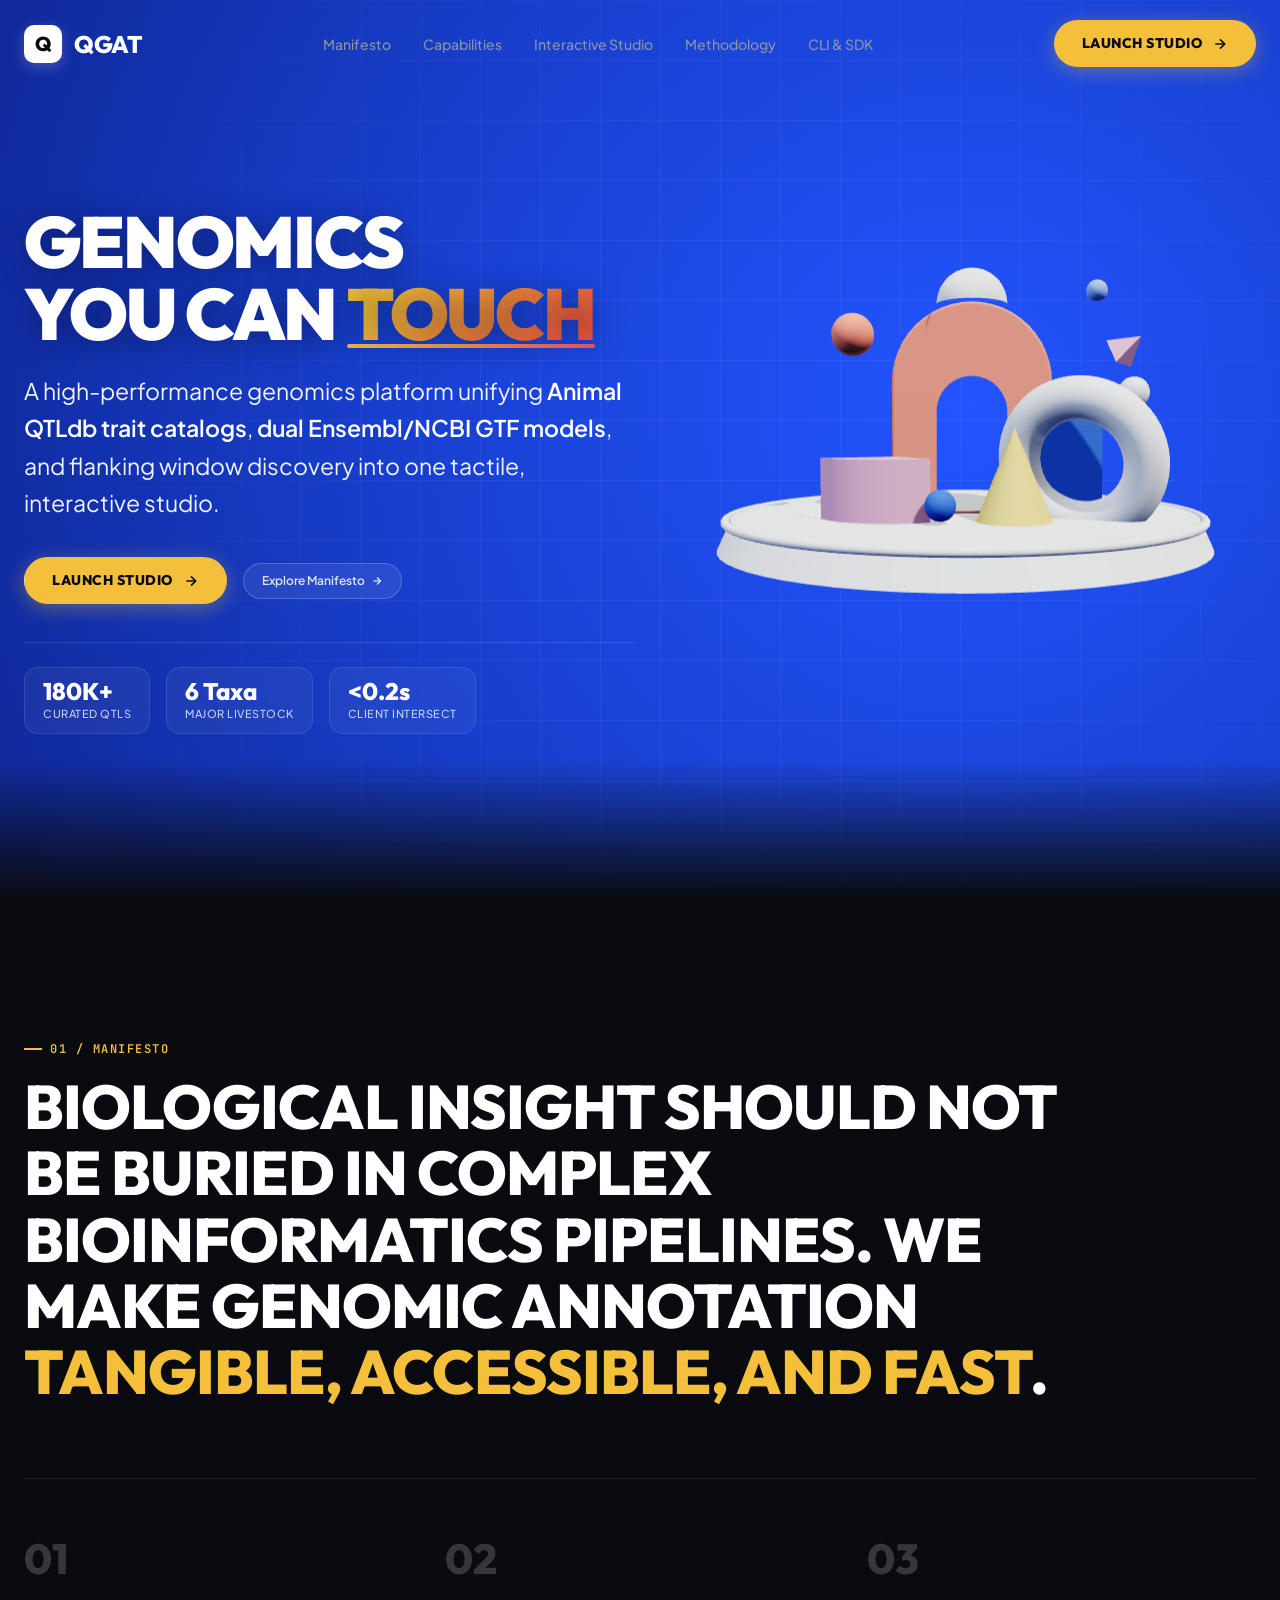
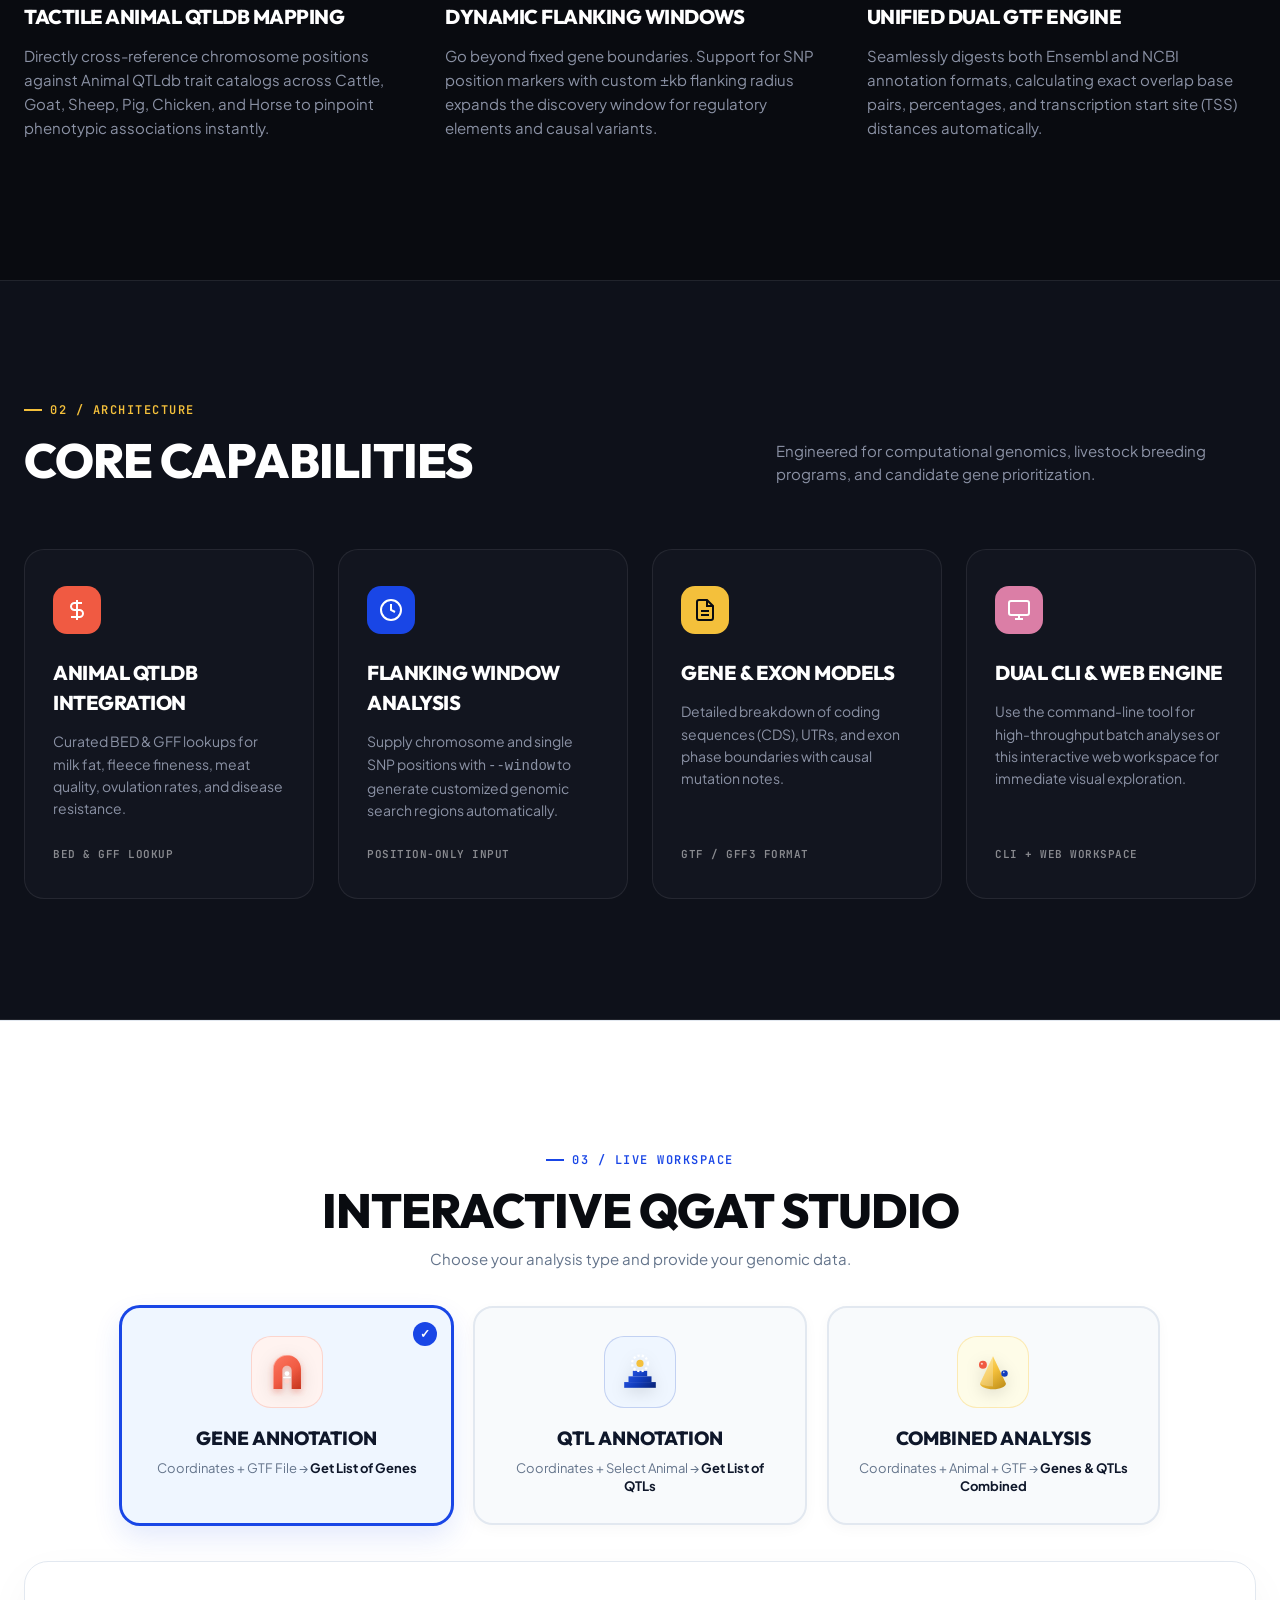
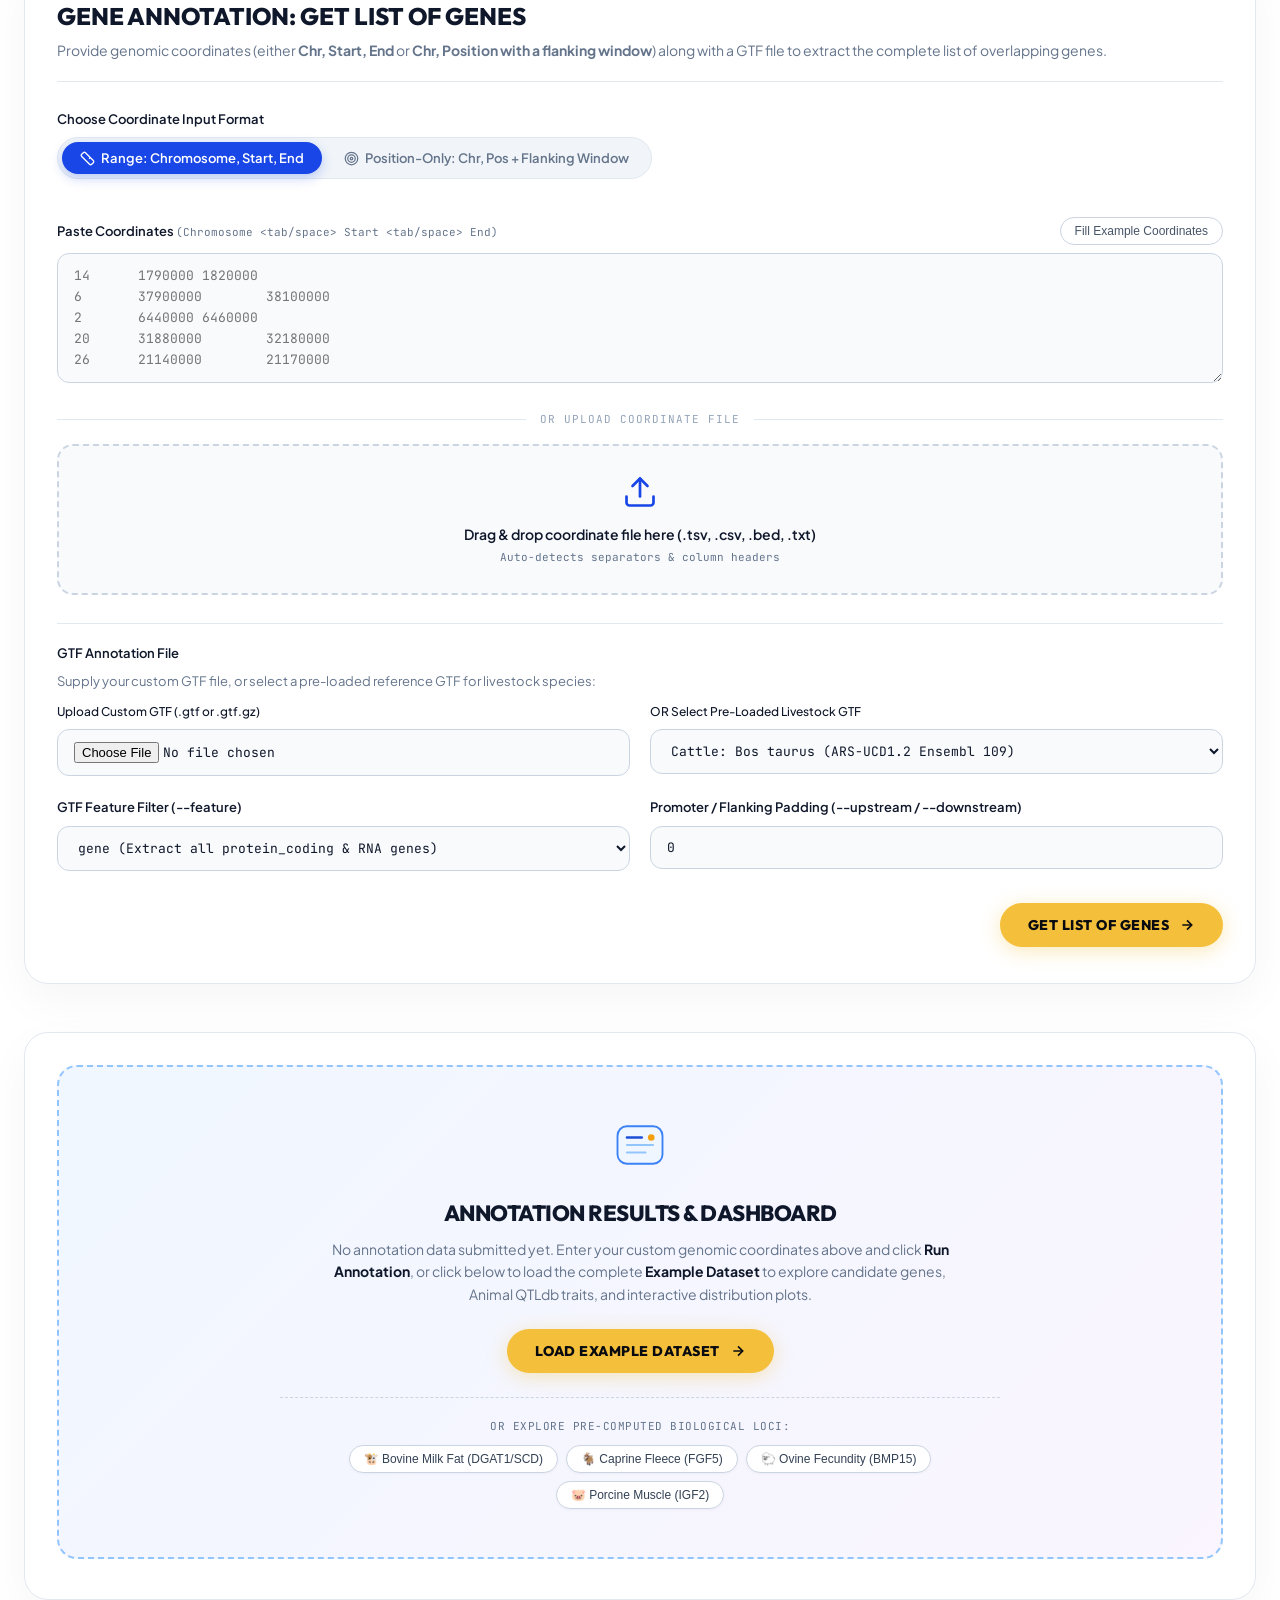
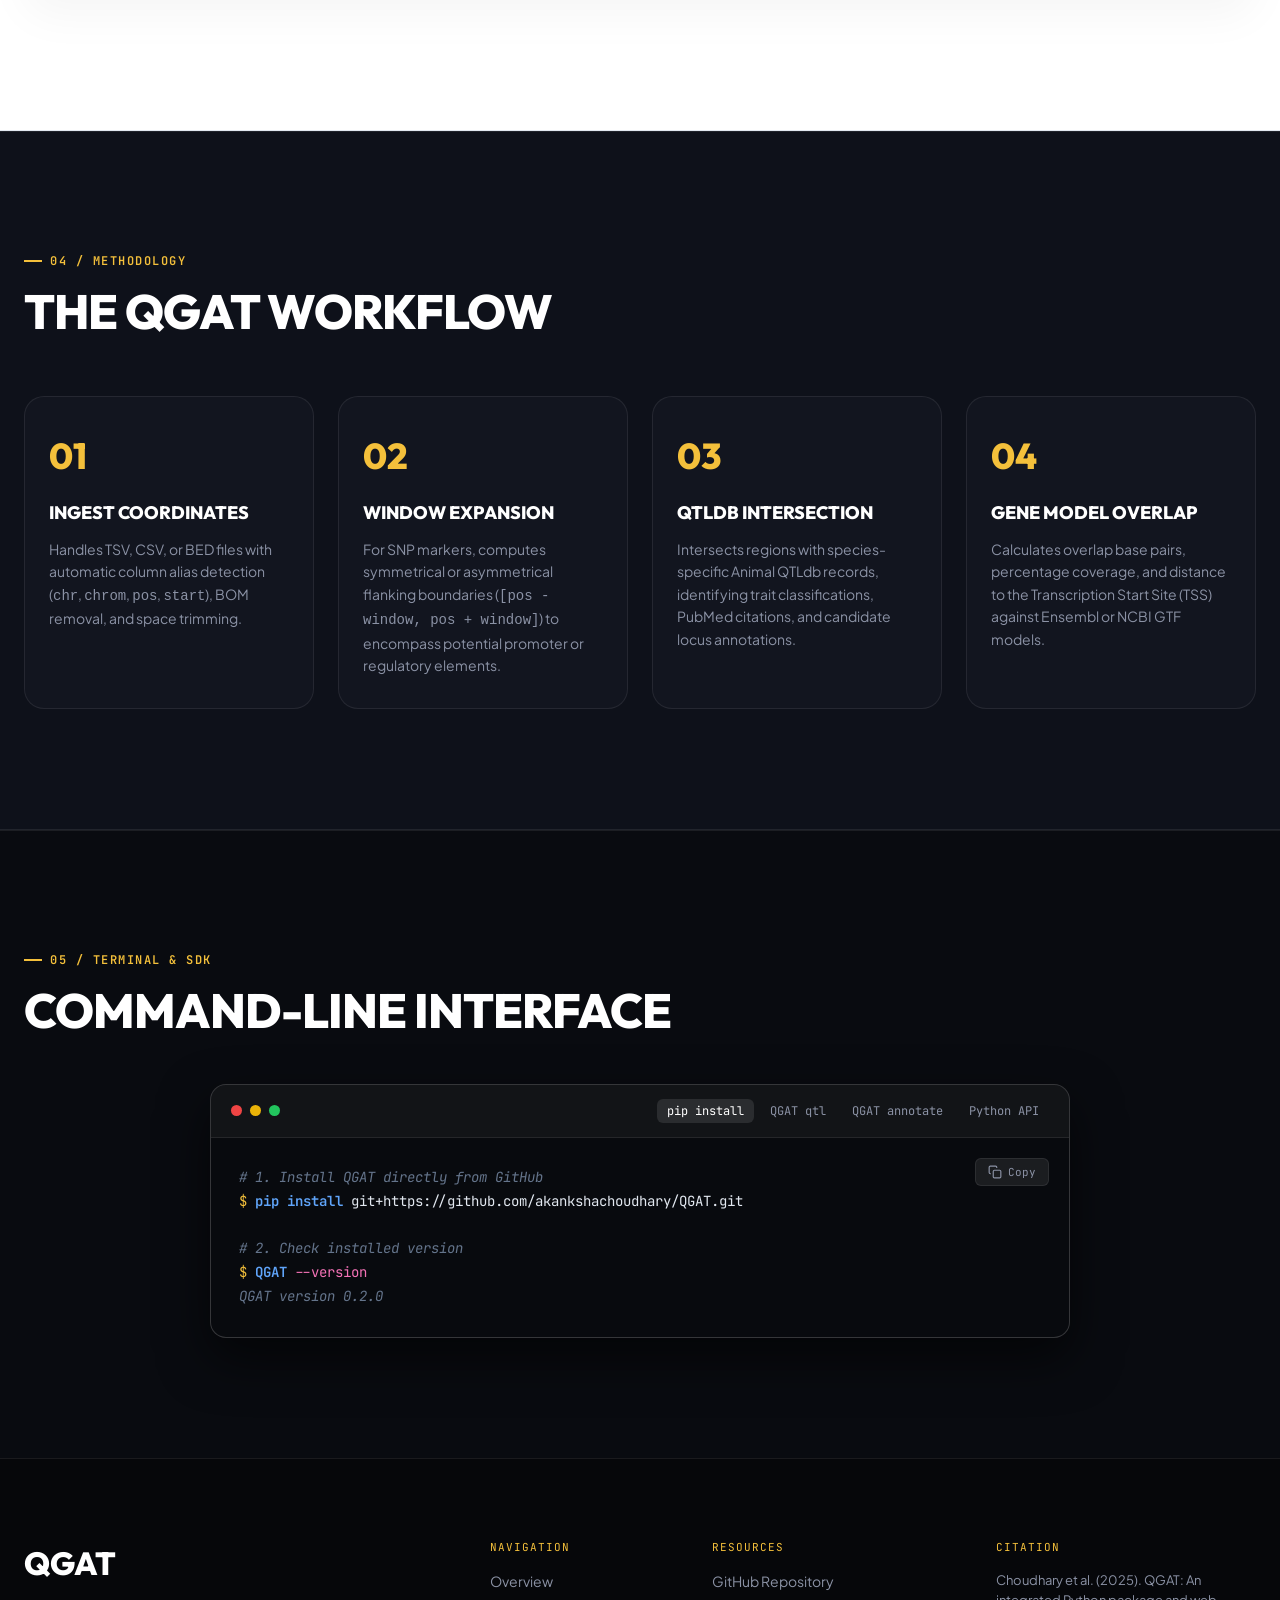
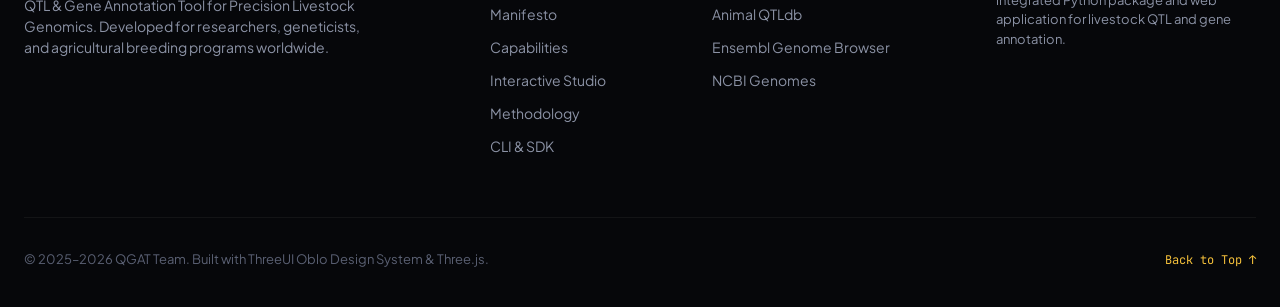
<file: docs/index.html>
<!DOCTYPE html>
<html lang="en">
<head>
  <meta charset="UTF-8">
  <meta name="viewport" content="width=device-width, initial-scale=1.0">
  <title>QGAT — QTL &amp; Gene Annotation Tool | Oblo Interactive Edition</title>
  <meta name="description" content="QGAT: Quantitative Trait Loci & Gene Annotation Tool. A sculptural, interactive bioinformatics experience for Animal QTLdb mapping, GTF gene models, and flanking window discovery in livestock genomes.">
  <link rel="stylesheet" href="css/style.css">
  <link rel="icon" href="data:image/svg+xml,<svg xmlns='http://www.w3.org/2000/svg' viewBox='0 0 100 100'><rect width='100' height='100' rx='20' fill='%231946e6'/><text x='50' y='68' font-size='55' font-family='sans-serif' font-weight='bold' fill='white' text-anchor='middle'>Q</text></svg>">
</head>
<body>

  <!-- ============================================================
       NAVIGATION
       ============================================================ -->
  <nav class="oblo-nav" id="mainNav">
    <div class="container nav-inner">
      <a href="#hero" class="brand-group">
        <div class="brand-icon-box">Q</div>
        <span class="brand-title">QGAT</span>
      </a>

      <ul class="nav-links" id="navLinks">
        <li><a href="#manifesto">Manifesto</a></li>
        <li><a href="#capabilities">Capabilities</a></li>
        <li><a href="#studio">Interactive Studio</a></li>
        <li><a href="#workflow">Methodology</a></li>
        <li><a href="#cli">CLI &amp; SDK</a></li>
      </ul>

      <div class="nav-actions">
        <a href="#studio" class="oblo-pill-btn oblo-pill-btn--yellow">
          <span>Launch Studio</span>
          <svg class="btn-arrow" width="16" height="16" viewBox="0 0 24 24" fill="none" stroke="currentColor" stroke-width="2.5"><line x1="5" y1="12" x2="19" y2="12"/><polyline points="12 5 19 12 12 19"/></svg>
        </a>
        <button class="mobile-menu-btn" id="mobileMenuBtn" aria-label="Toggle Navigation">
          <svg width="24" height="24" viewBox="0 0 24 24" fill="none" stroke="currentColor" stroke-width="2"><line x1="3" y1="12" x2="21" y2="12"/><line x1="3" y1="6" x2="21" y2="6"/><line x1="3" y1="18" x2="21" y2="18"/></svg>
        </button>
      </div>
    </div>
  </nav>

  <!-- ============================================================
       HERO SECTION (Electric Cobalt Blue + Three.js 3D Clay Scene)
       ============================================================ -->
  <header class="hero-oblo" id="hero">
    <div class="hero-grid-bg"></div>
    <div class="hero-vignette"></div>

    <div class="container hero-layout">
      <!-- Left Editorial Copy -->
      <div class="hero-copy">

        <h1 class="hero-title">
          <span class="title-top">GENOMICS</span>
          <span class="title-bottom">YOU CAN <span class="title-touch">TOUCH</span></span>
        </h1>

        <p class="hero-lede">
          A high-performance genomics platform unifying <strong>Animal QTLdb trait catalogs</strong>, <strong>dual Ensembl/NCBI GTF models</strong>, and flanking window discovery into one tactile, interactive studio.
        </p>

        <div class="hero-cta-group">
          <a href="#studio" class="oblo-pill-btn oblo-pill-btn--yellow">
            <span>Launch Studio</span>
            <svg class="btn-arrow" width="16" height="16" viewBox="0 0 24 24" fill="none" stroke="currentColor" stroke-width="2.5"><line x1="5" y1="12" x2="19" y2="12"/><polyline points="12 5 19 12 12 19"/></svg>
          </a>
          <a href="#manifesto" class="oblo-pill-btn--small">
            <span>Explore Manifesto</span>
            <svg width="12" height="12" viewBox="0 0 24 24" fill="none" stroke="currentColor" stroke-width="2.5"><line x1="5" y1="12" x2="19" y2="12"/><polyline points="12 5 19 12 12 19"/></svg>
          </a>
        </div>

        <div class="hero-meta-strip">
          <div class="meta-item">
            <span class="meta-num">180K+</span>
            <span class="meta-label">Curated QTLs</span>
          </div>
          <div class="meta-item">
            <span class="meta-num">6 Taxa</span>
            <span class="meta-label">Major Livestock</span>
          </div>
          <div class="meta-item">
            <span class="meta-num">&lt;0.2s</span>
            <span class="meta-label">Client Intersect</span>
          </div>
        </div>
      </div>

      <!-- Right 3D Clay Sculpture Viewport -->
      <div class="hero-canvas-wrap" id="obloCanvasContainer">
        <canvas id="obloCanvas"></canvas>
      </div>
    </div>
  </header>

  <!-- ============================================================
       01 / MANIFESTO (Oblo Editorial Statement)
       ============================================================ -->
  <section class="section-manifesto" id="manifesto">
    <div class="container">
      <div class="manifesto-header">
        <div class="section-label">01 / Manifesto</div>
        <h2 class="manifesto-quote">
          Biological insight should not be buried in complex bioinformatics pipelines. We make genomic annotation <span class="highlight">tangible, accessible, and fast</span>.
        </h2>
      </div>

      <div class="manifesto-grid">
        <div class="manifesto-card">
          <span class="manifesto-num">01</span>
          <h3 class="manifesto-title">Tactile Animal QTLdb Mapping</h3>
          <p class="manifesto-text">
            Directly cross-reference chromosome positions against Animal QTLdb trait catalogs across Cattle, Goat, Sheep, Pig, Chicken, and Horse to pinpoint phenotypic associations instantly.
          </p>
        </div>

        <div class="manifesto-card">
          <span class="manifesto-num">02</span>
          <h3 class="manifesto-title">Dynamic Flanking Windows</h3>
          <p class="manifesto-text">
            Go beyond fixed gene boundaries. Support for SNP position markers with custom ±kb flanking radius expands the discovery window for regulatory elements and causal variants.
          </p>
        </div>

        <div class="manifesto-card">
          <span class="manifesto-num">03</span>
          <h3 class="manifesto-title">Unified Dual GTF Engine</h3>
          <p class="manifesto-text">
            Seamlessly digests both Ensembl and NCBI annotation formats, calculating exact overlap base pairs, percentages, and transcription start site (TSS) distances automatically.
          </p>
        </div>
      </div>
    </div>
  </section>

  <!-- ============================================================
       02 / CAPABILITIES (Architectural Grid Cards)
       ============================================================ -->
  <section class="section-capabilities" id="capabilities">
    <div class="container">
      <div class="section-head">
        <div>
          <div class="section-label">02 / Architecture</div>
          <h2 class="section-title">Core Capabilities</h2>
        </div>
        <p class="section-desc">
          Engineered for computational genomics, livestock breeding programs, and candidate gene prioritization.
        </p>
      </div>

      <div class="capabilities-grid">
        <div class="cap-card">
          <div class="cap-badge cap-badge--coral">
            <svg width="24" height="24" viewBox="0 0 24 24" fill="none" stroke="currentColor" stroke-width="2"><path d="M12 2v20M17 5H9.5a3.5 3.5 0 0 0 0 7h5a3.5 3.5 0 0 1 0 7H6"/></svg>
          </div>
          <h3 class="cap-title">Animal QTLdb Integration</h3>
          <p class="cap-text">
            Curated BED &amp; GFF lookups for milk fat, fleece fineness, meat quality, ovulation rates, and disease resistance.
          </p>
          <span class="cap-tag">BED &amp; GFF Lookup</span>
        </div>

        <div class="cap-card">
          <div class="cap-badge cap-badge--blue">
            <svg width="24" height="24" viewBox="0 0 24 24" fill="none" stroke="currentColor" stroke-width="2"><circle cx="12" cy="12" r="10"/><path d="M12 6v6l4 2"/></svg>
          </div>
          <h3 class="cap-title">Flanking Window Analysis</h3>
          <p class="cap-text">
            Supply chromosome and single SNP positions with <code>--window</code> to generate customized genomic search regions automatically.
          </p>
          <span class="cap-tag">Position-Only Input</span>
        </div>

        <div class="cap-card">
          <div class="cap-badge cap-badge--ochre">
            <svg width="24" height="24" viewBox="0 0 24 24" fill="none" stroke="currentColor" stroke-width="2"><path d="M14 2H6a2 2 0 0 0-2 2v16a2 2 0 0 0 2 2h12a2 2 0 0 0 2-2V8z"/><polyline points="14 2 14 8 20 8"/><line x1="16" y1="13" x2="8" y2="13"/><line x1="16" y1="17" x2="8" y2="17"/></svg>
          </div>
          <h3 class="cap-title">Gene &amp; Exon Models</h3>
          <p class="cap-text">
            Detailed breakdown of coding sequences (CDS), UTRs, and exon phase boundaries with causal mutation notes.
          </p>
          <span class="cap-tag">GTF / GFF3 Format</span>
        </div>

        <div class="cap-card">
          <div class="cap-badge cap-badge--pink">
            <svg width="24" height="24" viewBox="0 0 24 24" fill="none" stroke="currentColor" stroke-width="2"><rect x="2" y="3" width="20" height="14" rx="2" ry="2"/><line x1="8" y1="21" x2="16" y2="21"/><line x1="12" y1="17" x2="12" y2="21"/></svg>
          </div>
          <h3 class="cap-title">Dual CLI &amp; Web Engine</h3>
          <p class="cap-text">
            Use the command-line tool for high-throughput batch analyses or this interactive web workspace for immediate visual exploration.
          </p>
          <span class="cap-tag">CLI + Web Workspace</span>
        </div>
      </div>
    </div>
  </section>

  <!-- ============================================================
       03 / INTERACTIVE STUDIO (White Background Theme)
       ============================================================ -->
  <section class="section-studio" id="studio">
    <div class="container">
      <div class="manifesto-header" style="margin-bottom: 36px; text-align: center;">
        <div class="section-label" style="justify-content: center;">03 / Live Workspace</div>
        <h2 class="section-title">Interactive QGAT Studio</h2>
        <p class="section-subtitle-text" style="font-size: 15px; max-width: 620px; margin: 12px auto 0;">
          Choose your analysis type and provide your genomic data.
        </p>
      </div>

      <!-- 3-Mode Selector with Lively 3D Geometric Shape Icons -->
      <div class="type-selector">
        <!-- 1. Gene Annotation (Lively Coral Arch & Helix) -->
        <div class="type-card selected" data-type="gene" id="typeGene">
          <div class="type-card__check" aria-hidden="true">&#10003;</div>
          <div class="type-card__icon type-card__icon--gene">
            <!-- Tactile Coral Arch SVG inspired by Front Page 3D Arch -->
            <svg viewBox="0 0 64 64" width="46" height="46" fill="none" xmlns="http://www.w3.org/2000/svg" class="lively-shape">
              <defs>
                <linearGradient id="coralArchGrad" x1="12" y1="8" x2="52" y2="56" gradientUnits="userSpaceOnUse">
                  <stop stop-color="#ff7b65"/>
                  <stop offset="0.55" stop-color="#f05a42"/>
                  <stop offset="1" stop-color="#bf3019"/>
                </linearGradient>
                <filter id="clayGlow" x="0" y="0" width="64" height="64" filterUnits="userSpaceOnUse">
                  <feDropShadow dx="0" dy="4" stdDeviation="4" flood-color="#f05a42" flood-opacity="0.35"/>
                </filter>
              </defs>
              <!-- 3D Arched Portal -->
              <path d="M14 54V28C14 18.0589 22.0589 10 32 10C41.9411 10 50 18.0589 50 28V54H38V30C38 26.6863 35.3137 24 32 24C28.6863 24 26 26.6863 26 30V54H14Z" fill="url(#coralArchGrad)" filter="url(#clayGlow)"/>
              <!-- Shading Depth Rim -->
              <path d="M14 28C14 18.0589 22.0589 10 32 10C35.5 10 38.8 11 41.5 12.8C38.8 11.6 35.5 11 32 11C22.6 11 15 18.6 15 28V54H14V28Z" fill="#ffffff" fill-opacity="0.45"/>
              <!-- Glowing Central DNA nodes -->
              <circle cx="32" cy="34" r="3" fill="#ffffff"/>
              <circle cx="32" cy="44" r="3" fill="#ffd4cc"/>
              <line x1="28" y1="39" x2="36" y2="39" stroke="#ffffff" stroke-width="2" stroke-linecap="round"/>
            </svg>
          </div>
          <h3 class="type-card__title">Gene Annotation</h3>
          <p class="type-card__desc">Coordinates + GTF File &rarr; <strong>Get List of Genes</strong></p>
        </div>

        <!-- 2. QTL Annotation (Lively Cobalt Stepped Block & Target Ring) -->
        <div class="type-card" data-type="qtl" id="typeQTL">
          <div class="type-card__check" aria-hidden="true">&#10003;</div>
          <div class="type-card__icon type-card__icon--qtl">
            <!-- Tactile Cobalt Stairs & Target Torus inspired by Front Page 3D Stairs/Torus -->
            <svg viewBox="0 0 64 64" width="46" height="46" fill="none" xmlns="http://www.w3.org/2000/svg" class="lively-shape">
              <defs>
                <linearGradient id="cobaltBlockGrad" x1="10" y1="14" x2="54" y2="54" gradientUnits="userSpaceOnUse">
                  <stop stop-color="#3b69ff"/>
                  <stop offset="0.6" stop-color="#113cbd"/>
                  <stop offset="1" stop-color="#0a2375"/>
                </linearGradient>
              </defs>
              <!-- 3D Stepped Pedestal -->
              <path d="M10 46H54V54H10V46Z" fill="url(#cobaltBlockGrad)"/>
              <path d="M16 38H48V46H16V38Z" fill="url(#cobaltBlockGrad)"/>
              <path d="M22 30H42V38H22V30Z" fill="url(#cobaltBlockGrad)"/>
              <!-- Concentric Target Ring / Torus -->
              <circle cx="32" cy="20" r="11" stroke="#ffffff" stroke-width="3" stroke-dasharray="3 3"/>
              <circle cx="32" cy="20" r="5" fill="#f4c03b"/>
              <!-- Top Highlight -->
              <line x1="22" y1="30" x2="42" y2="30" stroke="#ffffff" stroke-width="1.5" stroke-linecap="round" stroke-opacity="0.6"/>
            </svg>
          </div>
          <h3 class="type-card__title">QTL Annotation</h3>
          <p class="type-card__desc">Coordinates + Select Animal &rarr; <strong>Get List of QTLs</strong></p>
        </div>

        <!-- 3. Combined Analysis (Lively Ochre Cone & Interlocking Orbs) -->
        <div class="type-card" data-type="combined" id="typeCombined">
          <div class="type-card__check" aria-hidden="true">&#10003;</div>
          <div class="type-card__icon type-card__icon--combined">
            <!-- Tactile Ochre Cone & Clay Spheres inspired by Front Page 3D Cone & Orbs -->
            <svg viewBox="0 0 64 64" width="46" height="46" fill="none" xmlns="http://www.w3.org/2000/svg" class="lively-shape">
              <defs>
                <linearGradient id="ochreConeGrad" x1="16" y1="12" x2="48" y2="52" gradientUnits="userSpaceOnUse">
                  <stop stop-color="#ffe17d"/>
                  <stop offset="0.5" stop-color="#f4c03b"/>
                  <stop offset="1" stop-color="#c2911b"/>
                </linearGradient>
              </defs>
              <!-- 3D Cone -->
              <path d="M32 10L14 48C14 52.4 22 56 32 56C42 56 50 52.4 50 48L32 10Z" fill="url(#ochreConeGrad)"/>
              <!-- Highlight Edge -->
              <path d="M32 10L14 48C17 50.5 24 52 32 52L32 10Z" fill="#ffffff" fill-opacity="0.25"/>
              <!-- Floating Terracotta Clay Sphere -->
              <circle cx="18" cy="22" r="5.5" fill="#f05a42"/>
              <circle cx="16.5" cy="20.5" r="1.5" fill="#ffffff" fill-opacity="0.7"/>
              <!-- Floating Cobalt Blue Sphere -->
              <circle cx="48" cy="34" r="4.5" fill="#113cbd"/>
              <circle cx="47" cy="32.5" r="1.2" fill="#ffffff" fill-opacity="0.7"/>
            </svg>
          </div>
          <h3 class="type-card__title">Combined Analysis</h3>
          <p class="type-card__desc">Coordinates + Animal + GTF &rarr; <strong>Genes &amp; QTLs Combined</strong></p>
        </div>
      </div>

      <!-- ============================================================
           PANEL 1: GENE ANNOTATION (Coordinates + GTF -> List of Genes)
           ============================================================ -->
      <div class="input-panel active" id="panelGene">
        <div class="studio-wrapper">
          <div class="studio-panel-card">
            <div class="studio-panel-header">
              <h3 class="studio-panel-title">Gene Annotation: Get List of Genes</h3>
              <p class="studio-panel-desc">
                Provide genomic coordinates (either <strong>Chr, Start, End</strong> or <strong>Chr, Position with a flanking window</strong>) along with a GTF file to extract the complete list of overlapping genes.
              </p>
            </div>

            <!-- Format Switcher -->
            <div class="form-group">
              <label class="form-label">Choose Coordinate Input Format</label>
              <div class="format-toggle" id="geneFormatToggle">
                <button type="button" class="format-toggle__btn active" data-format="range">
                  <svg width="15" height="15" viewBox="0 0 24 24" fill="none" stroke="currentColor" stroke-width="2"><path d="M21.3 15.3a2.4 2.4 0 0 1 0 3.4l-2.6 2.6a2.4 2.4 0 0 1-3.4 0L2.7 8.7a2.41 2.41 0 0 1 0-3.4l2.6-2.6a2.41 2.41 0 0 1 3.4 0Z"/><path d="m14.5 12.5 2-2"/></svg>
                  Range: Chromosome, Start, End
                </button>
                <button type="button" class="format-toggle__btn" data-format="position">
                  <svg width="15" height="15" viewBox="0 0 24 24" fill="none" stroke="currentColor" stroke-width="2"><circle cx="12" cy="12" r="10"/><circle cx="12" cy="12" r="6"/><circle cx="12" cy="12" r="2"/></svg>
                  Position-Only: Chr, Pos + Flanking Window
                </button>
              </div>
            </div>

            <!-- Window Size Controls -->
            <div class="form-group" id="geneWindowGroup" style="display: none; background: #eff6ff; padding: 16px; border-radius: 14px; border: 1.5px dashed #3b82f6;">
              <label class="form-label" style="color: #1e40af;">Flanking Window Size (creates [Pos - Window, Pos + Window])</label>
              <div class="chip-group" id="geneWindowPresetChips">
                <span class="chip" data-window="10000">±10 kb</span>
                <span class="chip" data-window="25000">±25 kb</span>
                <span class="chip active" data-window="50000">±50 kb (Default)</span>
                <span class="chip" data-window="100000">±100 kb</span>
                <span class="chip" data-window="250000">±250 kb</span>
              </div>
              <input type="number" class="form-input" id="geneCustomWindowInput" placeholder="Custom window size in bp" style="margin-top: 10px; max-width: 320px;" value="50000">
            </div>

            <!-- Coordinates Textarea -->
            <div class="form-group">
              <div style="display: flex; justify-content: space-between; align-items: center; margin-bottom: 8px;">
                <label class="form-label" id="geneInputLabel" style="margin: 0;">
                  Paste Coordinates <span class="form-sublabel">(Chromosome &lt;tab/space&gt; Start &lt;tab/space&gt; End)</span>
                </label>
                <button type="button" class="btn-outline-sm" id="loadGeneRangePresetBtn">Fill Example Coordinates</button>
              </div>
              <textarea class="form-textarea" id="geneCoordsInput" placeholder="14&#9;1790000&#9;1820000&#10;6&#9;37900000&#9;38100000&#10;2&#9;6440000&#9;6460000&#10;20&#9;31880000&#9;32180000&#10;26&#9;21140000&#9;21170000"></textarea>
            </div>

            <div class="divider-text">OR UPLOAD COORDINATE FILE</div>

            <!-- Drag & Drop Upload Zone -->
            <div class="form-group">
              <div class="upload-zone" id="geneCoordsUploadZone">
                <div class="upload-zone__icon">
                  <svg width="36" height="36" viewBox="0 0 24 24" fill="none" stroke="currentColor" stroke-width="1.8" stroke-linecap="round" stroke-linejoin="round">
                    <path d="M21 15v4a2 2 0 0 1-2 2H5a2 2 0 0 1-2-2v-4"/>
                    <polyline points="17 8 12 3 7 8"/>
                    <line x1="12" y1="3" x2="12" y2="15"/>
                  </svg>
                </div>
                <div class="upload-zone__text">Drag &amp; drop coordinate file here (.tsv, .csv, .bed, .txt)</div>
                <div class="upload-zone__hint">Auto-detects separators &amp; column headers</div>
                <input type="file" accept=".txt,.csv,.tsv,.bed" hidden id="geneCoordsFileInput">
                <div class="upload-zone__file-info" id="geneCoordsFileInfo">
                  <svg width="16" height="16" viewBox="0 0 24 24" fill="none" stroke="currentColor" stroke-width="2"><path d="M14.5 2H6a2 2 0 0 0-2 2v16a2 2 0 0 0 2 2h12a2 2 0 0 0 2-2V7.5L14.5 2z"/><polyline points="14 2 14 8 20 8"/></svg>
                  <span id="geneCoordsFileName"></span>
                </div>
              </div>
            </div>

            <!-- GTF Source Section -->
            <div class="form-group" style="margin-top: 28px; padding-top: 20px; border-top: 1px solid #e2e8f0;">
              <label class="form-label">GTF Annotation File</label>
              <p style="font-size: 13px; color: #64748b; margin-bottom: 12px;">
                Supply your custom GTF file, or select a pre-loaded reference GTF for livestock species:
              </p>

              <div class="form-row">
                <div class="form-group" style="margin: 0;">
                  <label class="form-label" style="font-size: 12px; font-weight: 500;">Upload Custom GTF (.gtf or .gtf.gz)</label>
                  <input type="file" class="form-input" id="customGtfFile" accept=".gtf,.gtf.gz">
                </div>
                <div class="form-group" style="margin: 0;">
                  <label class="form-label" style="font-size: 12px; font-weight: 500;">OR Select Pre-Loaded Livestock GTF</label>
                  <select class="form-select" id="preloadedGtfSelect">
                    <option value="cattle_ucd1" selected>Cattle: Bos taurus (ARS-UCD1.2 Ensembl 109)</option>
                    <option value="goat_chir1">Goat: Capra hircus (CHIR_1.0)</option>
                    <option value="sheep_oar3">Sheep: Ovis aries (OAR3.1)</option>
                    <option value="pig_sscrofa11">Pig: Sus scrofa (Sscrofa11.1)</option>
                    <option value="chicken_gg6">Chicken: Gallus gallus (GRCg6a)</option>
                    <option value="horse_ec2">Horse: Equus caballus (EquCab2.0)</option>
                  </select>
                </div>
              </div>
            </div>

            <!-- Feature Filter & Padding -->
            <div class="form-row">
              <div class="form-group" style="margin: 0;">
                <label class="form-label">GTF Feature Filter (--feature)</label>
                <select class="form-select" id="gtfFeatureFilter">
                  <option value="gene" selected>gene (Extract all protein_coding &amp; RNA genes)</option>
                  <option value="exon">exon only</option>
                  <option value="transcript">transcript</option>
                  <option value="all">all GTF features</option>
                </select>
              </div>
              <div class="form-group" style="margin: 0;">
                <label class="form-label">Promoter / Flanking Padding (--upstream / --downstream)</label>
                <input type="number" class="form-input" id="genePaddingInput" placeholder="Extension in bp (e.g. 2000 for promoter)" value="0">
              </div>
            </div>

            <div style="text-align: right; margin-top: 32px;">
              <button class="oblo-pill-btn oblo-pill-btn--yellow" id="runGeneAnnotation">
                <span>Get List of Genes</span>
                <svg class="btn-arrow" width="16" height="16" viewBox="0 0 24 24" fill="none" stroke="currentColor" stroke-width="2.5"><line x1="5" y1="12" x2="19" y2="12"/><polyline points="12 5 19 12 12 19"/></svg>
              </button>
            </div>
          </div>
        </div>
      </div>

      <!-- ============================================================
           PANEL 2: QTL ANNOTATION (Coordinates + Select Animal -> List of QTLs)
           ============================================================ -->
      <div class="input-panel" id="panelQTL">
        <div class="studio-wrapper">
          <div class="studio-panel-card">
            <div class="studio-panel-header">
              <h3 class="studio-panel-title">QTL Annotation: Built-in Animal QTLdb</h3>
              <p class="studio-panel-desc">
                Select your livestock animal and provide coordinates (<strong>Chr, Start, End</strong> or <strong>Chr, Position with window</strong>). QGAT uses internal Animal QTLdb files to return the list of overlapping QTLs.
              </p>
            </div>

            <!-- Pre-loaded Database Banner -->
            <div class="qtl-notice-banner">
              <div class="qtl-notice-banner__icon">
                <svg width="22" height="22" viewBox="0 0 24 24" fill="none" stroke="currentColor" stroke-width="2"><path d="m12 3-1.9 5.8a2 2 0 0 1-1.3 1.3L3 12l5.8 1.9a2 2 0 0 1 1.3 1.3L12 21l1.9-5.8a2 2 0 0 1 1.3-1.3L21 12l-5.8-1.9a2 2 0 0 1-1.3-1.3Z"/></svg>
              </div>
              <div>
                <strong>Animal QTLdb files are pre-loaded in QGAT!</strong> Complete BED &amp; GFF databases for Cattle, Goat, Sheep, Pig, Chicken, and Horse are already bundled — no external database download needed.
              </div>
            </div>

            <!-- Animal Selection Grid -->
            <div class="form-group">
              <label class="form-label">1. Select Livestock Animal (Animal QTLdb Pre-Loaded)</label>
              <div class="animal-select-grid" id="qtlAnimalGrid">
                <div class="animal-select-card selected" data-species="cattle" data-assembly="ARS-UCD1.2">
                  <div class="animal-select-card__img-wrap">
                    <img src="assets/animals/cattle.jpg" alt="Cattle" class="animal-select-card__img" loading="lazy">
                  </div>
                  <div class="animal-select-card__name">Cattle</div>
                  <div class="animal-select-card__latin">Bos taurus</div>
                  <div class="animal-select-card__assembly">ARS-UCD1.2</div>
                </div>

                <div class="animal-select-card" data-species="goat" data-assembly="CHIR_1.0">
                  <div class="animal-select-card__img-wrap">
                    <img src="assets/animals/goat.jpg" alt="Goat" class="animal-select-card__img" loading="lazy">
                  </div>
                  <div class="animal-select-card__name">Goat</div>
                  <div class="animal-select-card__latin">Capra hircus</div>
                  <div class="animal-select-card__assembly">CHIR_1.0</div>
                </div>

                <div class="animal-select-card" data-species="sheep" data-assembly="OAR3.1">
                  <div class="animal-select-card__img-wrap">
                    <img src="assets/animals/sheep.jpg" alt="Sheep" class="animal-select-card__img" loading="lazy">
                  </div>
                  <div class="animal-select-card__name">Sheep</div>
                  <div class="animal-select-card__latin">Ovis aries</div>
                  <div class="animal-select-card__assembly">OAR3.1</div>
                </div>

                <div class="animal-select-card" data-species="pig" data-assembly="Sscrofa11.1">
                  <div class="animal-select-card__img-wrap">
                    <img src="assets/animals/pig.jpg" alt="Pig" class="animal-select-card__img" loading="lazy">
                  </div>
                  <div class="animal-select-card__name">Pig</div>
                  <div class="animal-select-card__latin">Sus scrofa</div>
                  <div class="animal-select-card__assembly">Sscrofa11.1</div>
                </div>

                <div class="animal-select-card" data-species="chicken" data-assembly="GRCg4">
                  <div class="animal-select-card__img-wrap">
                    <img src="assets/animals/chicken.jpg" alt="Chicken" class="animal-select-card__img" loading="lazy">
                  </div>
                  <div class="animal-select-card__name">Chicken</div>
                  <div class="animal-select-card__latin">Gallus gallus</div>
                  <div class="animal-select-card__assembly">GRCg4</div>
                </div>

                <div class="animal-select-card" data-species="horse" data-assembly="EquCab2">
                  <div class="animal-select-card__img-wrap">
                    <img src="assets/animals/horse.jpg" alt="Horse" class="animal-select-card__img" loading="lazy">
                  </div>
                  <div class="animal-select-card__name">Horse</div>
                  <div class="animal-select-card__latin">Equus caballus</div>
                  <div class="animal-select-card__assembly">EquCab2</div>
                </div>

                <div class="animal-select-card" data-species="custom" data-assembly="Custom BED/GFF">
                  <div class="animal-select-card__img-wrap" style="background: linear-gradient(135deg, #0f172a, #1e293b); display: flex; align-items: center; justify-content: center;">
                    <svg width="34" height="34" viewBox="0 0 24 24" fill="none" stroke="#38bdf8" stroke-width="2"><path d="M21 15v4a2 2 0 0 1-2 2H5a2 2 0 0 1-2-2v-4"/><polyline points="17 8 12 3 7 8"/><line x1="12" y1="3" x2="12" y2="15"/></svg>
                  </div>
                  <div class="animal-select-card__name">Custom QTLdb</div>
                  <div class="animal-select-card__latin">User-Supplied</div>
                  <div class="animal-select-card__assembly">Upload BED/GFF</div>
                </div>
              </div>

              <!-- Custom QTLdb Upload Field (Shown when Custom is selected) -->
              <div class="form-group" id="customQtlUploadGroup" style="display: none; background: #f0f9ff; border: 1.5px dashed #0284c7; padding: 18px 20px; border-radius: 14px; margin-top: 16px;">
                <label class="form-label" style="color: #0369a1; font-weight: 700;">Upload Custom QTL Database File (.bed, .gff, .bed.gz, .gff.gz)</label>
                <p style="font-size: 13px; color: #475569; margin-bottom: 12px;">
                  Upload your own Animal QTLdb release, custom candidate intervals, or specialized trait database. Supports standard GFF and BED formats with automatic chromosome normalization.
                </p>
                <input type="file" id="customQtlFileInput" class="form-file-input" accept=".bed,.gff,.gz,.tsv,.txt">
              </div>
            </div>

            <!-- Format Switcher -->
            <div class="form-group">
              <label class="form-label">2. Choose Coordinate Input Format</label>
              <div class="format-toggle" id="qtlFormatToggle">
                <button type="button" class="format-toggle__btn active" data-format="range">
                  <svg width="15" height="15" viewBox="0 0 24 24" fill="none" stroke="currentColor" stroke-width="2"><path d="M21.3 15.3a2.4 2.4 0 0 1 0 3.4l-2.6 2.6a2.4 2.4 0 0 1-3.4 0L2.7 8.7a2.41 2.41 0 0 1 0-3.4l2.6-2.6a2.41 2.41 0 0 1 3.4 0Z"/><path d="m14.5 12.5 2-2"/></svg>
                  Range: Chromosome, Start, End
                </button>
                <button type="button" class="format-toggle__btn" data-format="position">
                  <svg width="15" height="15" viewBox="0 0 24 24" fill="none" stroke="currentColor" stroke-width="2"><circle cx="12" cy="12" r="10"/><circle cx="12" cy="12" r="6"/><circle cx="12" cy="12" r="2"/></svg>
                  Position-Only: Chr, Pos + Flanking Window
                </button>
              </div>
            </div>

            <!-- Window Size Controls -->
            <div class="form-group" id="qtlWindowGroup" style="display: none; background: #eff6ff; padding: 16px; border-radius: 14px; border: 1.5px dashed #3b82f6;">
              <label class="form-label" style="color: #1e40af;">Flanking Window Size (creates [Pos - Window, Pos + Window])</label>
              <div class="chip-group" id="qtlWindowPresetChips">
                <span class="chip" data-window="10000">±10 kb</span>
                <span class="chip" data-window="25000">±25 kb</span>
                <span class="chip active" data-window="50000">±50 kb (Default)</span>
                <span class="chip" data-window="100000">±100 kb</span>
                <span class="chip" data-window="250000">±250 kb</span>
              </div>
              <input type="number" class="form-input" id="qtlCustomWindowInput" placeholder="Custom window size in bp" style="margin-top: 10px; max-width: 320px;" value="50000">
            </div>

            <!-- Coordinates Textarea -->
            <div class="form-group">
              <div style="display: flex; justify-content: space-between; align-items: center; margin-bottom: 8px;">
                <label class="form-label" id="qtlInputLabel" style="margin: 0;">Genomic Coordinates</label>
                <button type="button" class="btn-outline-sm" id="loadQTLRangePresetBtn">Fill Example Livestock QTLs</button>
              </div>
              <textarea class="form-textarea" id="qtlCoordsInput" placeholder="14&#9;1500000&#9;3200000&#10;6&#9;37000000&#9;42000000&#10;2&#9;6000000&#9;7000000&#10;20&#9;31500000&#9;32500000&#10;4&#9;93000000&#9;93500000"></textarea>
            </div>

            <div class="divider-text">OR UPLOAD REGIONS FILE</div>

            <!-- Drag & Drop Upload Zone -->
            <div class="form-group">
              <div class="upload-zone" id="qtlUploadZone">
                <div class="upload-zone__icon">
                  <svg width="36" height="36" viewBox="0 0 24 24" fill="none" stroke="currentColor" stroke-width="1.8" stroke-linecap="round" stroke-linejoin="round">
                    <path d="M21 15v4a2 2 0 0 1-2 2H5a2 2 0 0 1-2-2v-4"/>
                    <polyline points="17 8 12 3 7 8"/>
                    <line x1="12" y1="3" x2="12" y2="15"/>
                  </svg>
                </div>
                <div class="upload-zone__text">Drag &amp; drop your region file here (.tsv, .csv, .bed, .txt)</div>
                <div class="upload-zone__hint">Auto-matches chromosome names (1 vs Chr1 vs chr1)</div>
                <input type="file" accept=".csv,.tsv,.bed,.txt" hidden id="qtlFileInput">
                <div class="upload-zone__file-info" id="qtlFileInfo">
                  <svg width="16" height="16" viewBox="0 0 24 24" fill="none" stroke="currentColor" stroke-width="2"><path d="M14.5 2H6a2 2 0 0 0-2 2v16a2 2 0 0 0 2 2h12a2 2 0 0 0 2-2V7.5L14.5 2z"/><polyline points="14 2 14 8 20 8"/></svg>
                  <span id="qtlFileName"></span>
                </div>
              </div>
            </div>

            <!-- QTL Mode Chips -->
            <div class="form-group">
              <label class="form-label">Animal QTLdb Lookup Mode</label>
              <div class="chip-group">
                <span class="chip active">Include Trait Details (-trait GFF mode)</span>
                <span class="chip active">Calculate overlap_bp &amp; overlap_pct</span>
                <span class="chip active">Generate Trait Bar Plot</span>
              </div>
            </div>

            <div style="text-align: right; margin-top: 32px;">
              <button class="oblo-pill-btn oblo-pill-btn--yellow" id="runQTLAnnotation">
                <span>Get List of QTLs</span>
                <svg class="btn-arrow" width="16" height="16" viewBox="0 0 24 24" fill="none" stroke="currentColor" stroke-width="2.5"><line x1="5" y1="12" x2="19" y2="12"/><polyline points="12 5 19 12 12 19"/></svg>
              </button>
            </div>
          </div>
        </div>
      </div>

      <!-- ============================================================
           PANEL 3: COMBINED ANNOTATION (Coordinates + Animal + GTF)
           ============================================================ -->
      <div class="input-panel" id="panelCombined">
        <div class="studio-wrapper">
          <div class="studio-panel-card">
            <div class="studio-panel-header">
              <h3 class="studio-panel-title">Combined Annotation: Genes &amp; QTLs Integrated</h3>
              <p class="studio-panel-desc">
                Map both GTF gene models and Animal QTLdb intervals on the same coordinates to see which genes overlap known trait QTLs.
              </p>
            </div>

            <div class="form-row">
              <div class="form-group">
                <label class="form-label">Livestock Animal (QTLdb)</label>
                <select class="form-select" id="combinedSpecies">
                  <option value="cattle" selected>Cattle: Bos taurus (ARS-UCD1.2)</option>
                  <option value="goat">Goat: Capra hircus (CHIR_1.0)</option>
                  <option value="sheep">Sheep: Ovis aries (OAR3.1)</option>
                  <option value="pig">Pig: Sus scrofa (Sscrofa11.1)</option>
                  <option value="chicken">Chicken: Gallus gallus (GRCg4)</option>
                  <option value="horse">Horse: Equus caballus (EquCab2)</option>
                </select>
              </div>
              <div class="form-group">
                <label class="form-label">GTF Annotation Source</label>
                <select class="form-select" id="combinedGtf">
                  <option value="preloaded" selected>Pre-Loaded Reference GTF (Ensembl 109)</option>
                  <option value="custom">Custom Uploaded GTF File</option>
                </select>
              </div>
            </div>

            <!-- Format Switcher -->
            <div class="form-group">
              <label class="form-label">Coordinate Format</label>
              <div class="format-toggle" id="combinedFormatToggle">
                <button type="button" class="format-toggle__btn active" data-format="range">
                  <svg width="15" height="15" viewBox="0 0 24 24" fill="none" stroke="currentColor" stroke-width="2"><path d="M21.3 15.3a2.4 2.4 0 0 1 0 3.4l-2.6 2.6a2.4 2.4 0 0 1-3.4 0L2.7 8.7a2.41 2.41 0 0 1 0-3.4l2.6-2.6a2.41 2.41 0 0 1 3.4 0Z"/><path d="m14.5 12.5 2-2"/></svg>
                  Range: Chr, Start, End
                </button>
                <button type="button" class="format-toggle__btn" data-format="position">
                  <svg width="15" height="15" viewBox="0 0 24 24" fill="none" stroke="currentColor" stroke-width="2"><circle cx="12" cy="12" r="10"/><circle cx="12" cy="12" r="6"/><circle cx="12" cy="12" r="2"/></svg>
                  Position: Chr, Pos + Flanking Window
                </button>
              </div>
            </div>

            <div class="form-group" id="combinedWindowGroup" style="display: none; background: #eff6ff; padding: 16px; border-radius: 14px; border: 1.5px dashed #3b82f6;">
              <label class="form-label" style="color: #1e40af;">Window Size (bp)</label>
              <input type="number" class="form-input" id="combinedCustomWindowInput" value="50000" style="max-width: 300px;">
            </div>

            <div class="form-group">
              <div style="display: flex; justify-content: space-between; align-items: center; margin-bottom: 8px;">
                <label class="form-label" style="margin: 0;">Genomic Input</label>
                <button type="button" class="btn-outline-sm" id="loadCombinedPresetBtn">Fill Multi-Omic Preset</button>
              </div>
              <textarea class="form-textarea" id="combinedCoordsInput" placeholder="14&#9;1750000&#9;1850000&#10;6&#9;37900000&#9;38100000&#10;2&#9;6400000&#9;6500000&#10;20&#9;31850000&#9;32150000"></textarea>
            </div>

            <div class="divider-text">OR UPLOAD FILE</div>

            <div class="form-group">
              <div class="upload-zone" id="combinedUploadZone">
                <div class="upload-zone__icon">
                  <svg width="36" height="36" viewBox="0 0 24 24" fill="none" stroke="currentColor" stroke-width="1.8" stroke-linecap="round" stroke-linejoin="round">
                    <path d="M21 15v4a2 2 0 0 1-2 2H5a2 2 0 0 1-2-2v-4"/>
                    <polyline points="17 8 12 3 7 8"/>
                    <line x1="12" y1="3" x2="12" y2="15"/>
                  </svg>
                </div>
                <div class="upload-zone__text">Drag &amp; drop coordinate file here (.tsv, .csv, .bed, .txt)</div>
                <div class="upload-zone__hint">Auto-detects separators &amp; headers</div>
                <input type="file" accept=".csv,.tsv,.bed,.txt" hidden id="combinedFileInput">
              </div>
            </div>

            <div style="text-align: right; margin-top: 32px;">
              <button class="oblo-pill-btn oblo-pill-btn--yellow" id="runCombinedAnnotation">
                <span>Get Genes &amp; QTLs Combined</span>
                <svg class="btn-arrow" width="16" height="16" viewBox="0 0 24 24" fill="none" stroke="currentColor" stroke-width="2.5"><line x1="5" y1="12" x2="19" y2="12"/><polyline points="12 5 19 12 12 19"/></svg>
              </button>
            </div>
          </div>
        </div>
      </div>

      <!-- ============================================================
           RESULTS DASHBOARD & ONBOARDING / EXAMPLE DATASET VIEW
           ============================================================ -->
      <div class="results-dashboard-wrap" id="studioResults">
        
        <!-- Empty State Prompt: Shown before user puts data -->
        <div class="results-empty-banner" id="resultsEmptyBanner">
          <div class="results-empty-icon-box">
            <svg viewBox="0 0 64 64" width="60" height="60" fill="none" xmlns="http://www.w3.org/2000/svg">
              <rect x="8" y="12" width="48" height="40" rx="10" fill="#eff6ff" stroke="#3b82f6" stroke-width="2"/>
              <path d="M18 24H34" stroke="#1d4ed8" stroke-width="2.5" stroke-linecap="round"/>
              <path d="M18 32H46" stroke="#93c5fd" stroke-width="2" stroke-linecap="round"/>
              <path d="M18 40H38" stroke="#93c5fd" stroke-width="2" stroke-linecap="round"/>
              <circle cx="44" cy="24" r="3.5" fill="#f59e0b"/>
            </svg>
          </div>
          <h3 class="results-empty-title">Annotation Results &amp; Dashboard</h3>
          <p class="results-empty-desc">
            No annotation data submitted yet. Enter your custom genomic coordinates above and click <strong>Run Annotation</strong>, or click below to load the complete <strong>Example Dataset</strong> to explore candidate genes, Animal QTLdb traits, and interactive distribution plots.
          </p>
          <div class="results-empty-actions">
            <button type="button" class="oblo-pill-btn oblo-pill-btn--yellow" id="btnLoadExampleInResults">
              <span>Load Example Dataset</span>
              <svg class="btn-arrow" width="16" height="16" viewBox="0 0 24 24" fill="none" stroke="currentColor" stroke-width="2.5"><line x1="5" y1="12" x2="19" y2="12"/><polyline points="12 5 19 12 12 19"/></svg>
            </button>
          </div>
          
          <div class="preset-suggestions">
            <span class="preset-suggestions-label">Or explore pre-computed biological loci:</span>
            <div class="preset-chips-row">
              <button type="button" class="preset-chip-btn" data-preset="bovine_fat">🐮 Bovine Milk Fat (DGAT1/SCD)</button>
              <button type="button" class="preset-chip-btn" data-preset="goat_fleece">🐐 Caprine Fleece (FGF5)</button>
              <button type="button" class="preset-chip-btn" data-preset="sheep_ovulation">🐑 Ovine Fecundity (BMP15)</button>
              <button type="button" class="preset-chip-btn" data-preset="porcine_muscle">🐷 Porcine Muscle (IGF2)</button>
            </div>
          </div>
        </div>

        <!-- Populated Results Container (Revealed when user submits data or loads example) -->
        <div class="results-populated-content" id="resultsDataContent" style="display: none;">
          <div class="results-topbar">
            <!-- Results Sub-Navigation Tabs -->
            <div class="results-nav">
              <button type="button" class="results-nav-btn active" id="resultsTabGenes" data-tab="genes">
                <span>List of Genes</span>
                <span class="results-nav-badge" id="genesCountBadge">0</span>
              </button>
              <button type="button" class="results-nav-btn" id="resultsTabQTLs" data-tab="qtls">
                <span>List of QTLs (Animal QTLdb)</span>
                <span class="results-nav-badge" id="qtlsCountBadge">0</span>
              </button>
              <button type="button" class="results-nav-btn" id="resultsTabChart" data-tab="chart">
                <span>Trait Distribution Plot</span>
              </button>
            </div>

            <!-- Comprehensive Download Options -->
            <div class="results-download-group">
              <button class="download-pill-btn" id="downloadTsvBtn" title="Download TSV table">
                <svg width="14" height="14" viewBox="0 0 24 24" fill="none" stroke="currentColor" stroke-width="2"><path d="M21 15v4a2 2 0 0 1-2 2H5a2 2 0 0 1-2-2v-4"/><polyline points="7 10 12 15 17 10"/><line x1="12" y1="15" x2="12" y2="3"/></svg>
                <span>Download TSV</span>
              </button>
              <button class="download-pill-btn" id="downloadCsvBtn" title="Download CSV table">
                <svg width="14" height="14" viewBox="0 0 24 24" fill="none" stroke="currentColor" stroke-width="2"><path d="M21 15v4a2 2 0 0 1-2 2H5a2 2 0 0 1-2-2v-4"/><polyline points="7 10 12 15 17 10"/><line x1="12" y1="15" x2="12" y2="3"/></svg>
                <span>Download CSV</span>
              </button>
              <button class="download-pill-btn" id="downloadJsonBtn" title="Download JSON records">
                <svg width="14" height="14" viewBox="0 0 24 24" fill="none" stroke="currentColor" stroke-width="2"><path d="M21 15v4a2 2 0 0 1-2 2H5a2 2 0 0 1-2-2v-4"/><polyline points="7 10 12 15 17 10"/><line x1="12" y1="15" x2="12" y2="3"/></svg>
                <span>Download JSON</span>
              </button>
              <button class="download-pill-btn" id="downloadReportBtn" title="Download Summary Report">
                <svg width="14" height="14" viewBox="0 0 24 24" fill="none" stroke="currentColor" stroke-width="2"><path d="M14 2H6a2 2 0 0 0-2 2v16a2 2 0 0 0 2 2h12a2 2 0 0 0 2-2V8z"/><polyline points="14 2 14 8 20 8"/></svg>
                <span>Summary Report</span>
              </button>
              <button class="btn-outline-sm" id="clearResultsBtn" style="color: #ef4444; border-color: #fca5a5;">Clear</button>
            </div>
          </div>

          <!-- Stat Summary Cards -->
          <div class="stats-grid">
            <div class="stat-box">
              <div class="stat-value" id="statGenesCount">0</div>
              <div class="stat-name">Annotated Genes</div>
            </div>
            <div class="stat-box">
              <div class="stat-value" id="statQtlsCount">0</div>
              <div class="stat-name">QTL Overlaps</div>
            </div>
            <div class="stat-box">
              <div class="stat-value" id="statTraitsCount">0</div>
              <div class="stat-name">Unique Traits</div>
            </div>
            <div class="stat-box">
              <div class="stat-value" id="statAssembly" style="font-size: 18px; padding-top: 4px;">ARS-UCD1.2</div>
              <div class="stat-name">Reference Model</div>
            </div>
          </div>

          <!-- TAB CONTENT 1: GENES TABLE -->
          <div class="results-view active" id="viewGenes">
            <div class="table-card">
              <div class="table-toolbar">
                <input type="text" class="table-search" id="genesTableSearch" placeholder="Search gene symbol, ID, chr, biotype...">
                <span style="font-family: var(--font-mono); font-size: 12px; color: #64748b;" id="genesCountSummary">Showing genes</span>
              </div>
              <div class="table-responsive">
                <table class="oblo-table" id="genesTable">
                  <thead>
                    <tr>
                      <th>Gene Symbol</th>
                      <th>Gene ID (GTF)</th>
                      <th>Chr</th>
                      <th>Coordinates</th>
                      <th>Biotype</th>
                      <th>Overlap (bp &amp; %)</th>
                      <th>TSS Distance</th>
                      <th>Associated QTL / Trait</th>
                      <th>Action</th>
                    </tr>
                  </thead>
                  <tbody id="genesTableBody">
                    <!-- Populated via js/app.js -->
                  </tbody>
                </table>
              </div>
            </div>
          </div>

          <!-- TAB CONTENT 2: QTLS TABLE -->
          <div class="results-view" id="viewQTLs" style="display: none;">
            <div class="table-card">
              <div class="table-toolbar">
                <input type="text" class="table-search" id="qtlsTableSearch" placeholder="Search QTL ID, trait, category, pubmed...">
                <span style="font-family: var(--font-mono); font-size: 12px; color: #64748b;" id="qtlsCountSummary">Showing QTLs</span>
              </div>
              <div class="table-responsive">
                <table class="oblo-table" id="qtlsTable">
                  <thead>
                    <tr>
                      <th>QTL ID</th>
                      <th>Trait Name</th>
                      <th>Category</th>
                      <th>Chr</th>
                      <th>Interval</th>
                      <th>Overlap (%)</th>
                      <th>PubMed Citation</th>
                      <th>Candidate Gene</th>
                    </tr>
                  </thead>
                  <tbody id="qtlsTableBody">
                    <!-- Populated via js/app.js -->
                  </tbody>
                </table>
              </div>
            </div>
          </div>

          <!-- TAB CONTENT 3: TRAIT DISTRIBUTION CHART -->
          <div class="results-view" id="viewChart" style="display: none;">
            <div class="chart-card">
              <div class="chart-header">
                <span class="chart-title">Animal QTLdb Trait Class Frequency</span>
                <span style="font-family: var(--font-mono); font-size: 11px; color: #64748b;">Curated Livestock Categories</span>
              </div>
              <canvas id="traitChartCanvas"></canvas>
            </div>
          </div>
        </div>

      </div>
    </div>
  </section>

  <!-- ============================================================
       04 / METHODOLOGY (The Oblo Process)
       ============================================================ -->
  <section class="section-process" id="workflow">
    <div class="container">
      <div class="section-label">04 / Methodology</div>
      <h2 class="section-title">The QGAT Workflow</h2>

      <div class="process-grid">
        <div class="process-card">
          <div class="process-step-num">01</div>
          <h3 class="process-title">Ingest Coordinates</h3>
          <p class="process-text">
            Handles TSV, CSV, or BED files with automatic column alias detection (<code>chr</code>, <code>chrom</code>, <code>pos</code>, <code>start</code>), BOM removal, and space trimming.
          </p>
        </div>

        <div class="process-card">
          <div class="process-step-num">02</div>
          <h3 class="process-title">Window Expansion</h3>
          <p class="process-text">
            For SNP markers, computes symmetrical or asymmetrical flanking boundaries (<code>[pos - window, pos + window]</code>) to encompass potential promoter or regulatory elements.
          </p>
        </div>

        <div class="process-card">
          <div class="process-step-num">03</div>
          <h3 class="process-title">QTLdb Intersection</h3>
          <p class="process-text">
            Intersects regions with species-specific Animal QTLdb records, identifying trait classifications, PubMed citations, and candidate locus annotations.
          </p>
        </div>

        <div class="process-card">
          <div class="process-step-num">04</div>
          <h3 class="process-title">Gene Model Overlap</h3>
          <p class="process-text">
            Calculates overlap base pairs, percentage coverage, and distance to the Transcription Start Site (TSS) against Ensembl or NCBI GTF models.
          </p>
        </div>
      </div>
    </div>
  </section>

  <!-- ============================================================
       05 / CLI & SDK (Terminal Mockup)
       ============================================================ -->
  <section class="section-cli" id="cli">
    <div class="container">
      <div class="section-label">05 / Terminal &amp; SDK</div>
      <h2 class="section-title">Command-Line Interface</h2>

      <div class="terminal-wrap" style="margin-top: 48px;">
        <div class="terminal-bar">
          <div class="terminal-dots">
            <span class="t-dot t-dot--red"></span>
            <span class="t-dot t-dot--yellow"></span>
            <span class="t-dot t-dot--green"></span>
          </div>
          <div class="cli-tabs">
            <button class="cli-tab-btn active" data-target="tabInstall">pip install</button>
            <button class="cli-tab-btn" data-target="tabQtl">QGAT qtl</button>
            <button class="cli-tab-btn" data-target="tabAnnotate">QGAT annotate</button>
            <button class="cli-tab-btn" data-target="tabPython">Python API</button>
          </div>
        </div>

        <!-- Tab: Install -->
        <div class="cli-code-block active" id="tabInstall">
          <button class="copy-cli-btn" data-copy="pip install git+https://github.com/akankshachoudhary/QGAT.git">
            <svg width="14" height="14" viewBox="0 0 24 24" fill="none" stroke="currentColor" stroke-width="2"><rect x="9" y="9" width="13" height="13" rx="2" ry="2"/><path d="M5 15H4a2 2 0 0 1-2-2V4a2 2 0 0 1 2-2h9a2 2 0 0 1 2 2v1"/></svg>
            Copy
          </button>
          <pre class="cli-code"><span class="comment"># 1. Install QGAT directly from GitHub</span>
<span class="prompt">$</span> <span class="cmd">pip install</span> git+https://github.com/akankshachoudhary/QGAT.git

<span class="comment"># 2. Check installed version</span>
<span class="prompt">$</span> <span class="cmd">QGAT</span> <span class="flag">--version</span>
<span class="comment">QGAT version 0.2.0</span></pre>
        </div>

        <!-- Tab: QTL -->
        <div class="cli-code-block" id="tabQtl">
          <button class="copy-cli-btn" data-copy="QGAT qtl -i snps.tsv -species cattle -o output_qtls.tsv --window 50000">
            <svg width="14" height="14" viewBox="0 0 24 24" fill="none" stroke="currentColor" stroke-width="2"><rect x="9" y="9" width="13" height="13" rx="2" ry="2"/><path d="M5 15H4a2 2 0 0 1-2-2V4a2 2 0 0 1 2-2h9a2 2 0 0 1 2 2v1"/></svg>
            Copy
          </button>
          <pre class="cli-code"><span class="comment"># Find overlapping QTLs with 50kb flanking window</span>
<span class="prompt">$</span> <span class="cmd">QGAT qtl</span> <span class="flag">-i</span> snps.tsv <span class="flag">-species</span> cattle <span class="flag">-o</span> output_qtls.tsv <span class="flag">--window</span> 50000

<span class="comment"># BED-based or GFF-based lookup with trait filter</span>
<span class="prompt">$</span> <span class="cmd">QGAT qtl</span> <span class="flag">-i</span> gwas_hits.tsv <span class="flag">-species</span> goat <span class="flag">-trait</span></pre>
        </div>

        <!-- Tab: Annotate -->
        <div class="cli-code-block" id="tabAnnotate">
          <button class="copy-cli-btn" data-copy="QGAT annotate -i snps.tsv -gtf Bos_taurus.gtf -o annotated.tsv --window 25000 --feature gene">
            <svg width="14" height="14" viewBox="0 0 24 24" fill="none" stroke="currentColor" stroke-width="2"><rect x="9" y="9" width="13" height="13" rx="2" ry="2"/><path d="M5 15H4a2 2 0 0 1-2-2V4a2 2 0 0 1 2-2h9a2 2 0 0 1 2 2v1"/></svg>
            Copy
          </button>
          <pre class="cli-code"><span class="comment"># Annotate regions using custom GTF and feature filter</span>
<span class="prompt">$</span> <span class="cmd">QGAT annotate</span> \
    <span class="flag">-i</span> snps.tsv \
    <span class="flag">-gtf</span> Bos_taurus.gtf \
    <span class="flag">-o</span> annotated.tsv \
    <span class="flag">--window</span> 25000 \
    <span class="flag">--feature</span> gene</pre>
        </div>

        <!-- Tab: Python -->
        <div class="cli-code-block" id="tabPython">
          <button class="copy-cli-btn" data-copy="from QGAT import annotate_regions&#10;results = annotate_regions('snps.tsv', species='cattle', window=50000)">
            <svg width="14" height="14" viewBox="0 0 24 24" fill="none" stroke="currentColor" stroke-width="2"><rect x="9" y="9" width="13" height="13" rx="2" ry="2"/><path d="M5 15H4a2 2 0 0 1-2-2V4a2 2 0 0 1 2-2h9a2 2 0 0 1 2 2v1"/></svg>
            Copy
          </button>
          <pre class="cli-code"><span class="comment"># Python SDK integration</span>
<span class="cmd">from</span> QGAT <span class="cmd">import</span> annotate_regions

df = annotate_regions(
    input_file=<span class="flag">"snps.tsv"</span>,
    species=<span class="flag">"cattle"</span>,
    window=<span class="flag">50000</span>
)
<span class="cmd">print</span>(df.head())</pre>
        </div>
      </div>
    </div>
  </section>

  <!-- ============================================================
       EXON INSPECTOR MODAL
       ============================================================ -->
  <div class="modal-overlay" id="inspectorModal">
    <div class="modal-content">
      <div class="modal-head">
        <div class="modal-title-group">
          <h3 id="modalGeneSymbol">DGAT1</h3>
          <p id="modalGeneId">ENSBTAG00000026356</p>
        </div>
        <button class="modal-close-btn" id="modalCloseBtn" aria-label="Close modal">
          <svg width="20" height="20" viewBox="0 0 24 24" fill="none" stroke="currentColor" stroke-width="2"><line x1="18" y1="6" x2="6" y2="18"/><line x1="6" y1="6" x2="18" y2="18"/></svg>
        </button>
      </div>

      <div class="modal-body">
        <div class="modal-field">
          <span class="modal-field-label">Associated Phenotype &amp; QTL</span>
          <span class="modal-field-val" id="modalTrait" style="color: var(--clay-ochre); font-weight: 700;">Milk fat percentage</span>
        </div>

        <div class="modal-field">
          <span class="modal-field-label">Genomic Coordinates</span>
          <span class="modal-field-val" id="modalChr" style="font-family: var(--font-mono);">Chr14:1,795,425-1,804,838</span>
        </div>

        <div class="modal-field">
          <span class="modal-field-label">Gene Model &amp; Exon Architecture (Coral = Causal Variant)</span>
          <div class="exon-track-container" id="modalExonTrack">
            <!-- Rendered via js/app.js -->
          </div>
        </div>

        <div class="modal-field">
          <span class="modal-field-label">Validated Causal Variant</span>
          <span class="modal-field-val" id="modalVariant" style="color: var(--clay-coral);">p.Ala232Lys (K232A) in Exon 8</span>
        </div>

        <div class="modal-field">
          <span class="modal-field-label">Biological Function</span>
          <span class="modal-field-val" id="modalFunction">Diacylglycerol O-acyltransferase 1</span>
        </div>

        <div class="modal-field">
          <span class="modal-field-label">Enriched Biological Pathways</span>
          <div class="pathways-container" id="modalPathways">
            <!-- Rendered via js/app.js -->
          </div>
        </div>
      </div>
    </div>
  </div>

  <!-- ============================================================
       FOOTER (Oblo Sculptural Editorial Footer)
       ============================================================ -->
  <footer class="oblo-footer">
    <div class="container">
      <div class="footer-top">
        <div class="footer-brand">
          <h2>QGAT</h2>
          <p>
            QTL &amp; Gene Annotation Tool for Precision Livestock Genomics. Developed for researchers, geneticists, and agricultural breeding programs worldwide.
          </p>
        </div>

        <div class="footer-links-col">
          <span class="footer-col-title">Navigation</span>
          <a href="#hero">Overview</a>
          <a href="#manifesto">Manifesto</a>
          <a href="#capabilities">Capabilities</a>
          <a href="#studio">Interactive Studio</a>
          <a href="#workflow">Methodology</a>
          <a href="#cli">CLI &amp; SDK</a>
        </div>

        <div class="footer-links-col">
          <span class="footer-col-title">Resources</span>
          <a href="https://github.com/akankshachoudhary/QGAT" target="_blank" rel="noopener">GitHub Repository</a>
          <a href="https://www.animalgenome.org/cgi-bin/QTLdb/index" target="_blank" rel="noopener">Animal QTLdb</a>
          <a href="https://www.ensembl.org" target="_blank" rel="noopener">Ensembl Genome Browser</a>
          <a href="https://www.ncbi.nlm.nih.gov" target="_blank" rel="noopener">NCBI Genomes</a>
        </div>

        <div class="footer-links-col">
          <span class="footer-col-title">Citation</span>
          <p style="font-size: 13px; color: var(--text-muted); max-width: 260px; line-height: 1.5;">
            Choudhary et al. (2025). QGAT: An integrated Python package and web application for livestock QTL and gene annotation.
          </p>
        </div>
      </div>

      <div class="footer-bottom">
        <div>&copy; 2025–2026 QGAT Team. Built with ThreeUI Oblo Design System &amp; Three.js.</div>
        <div>
          <a href="#hero" style="color: var(--clay-ochre); text-decoration: none; font-family: var(--font-mono); font-size: 12px;">Back to Top &uarr;</a>
        </div>
      </div>
    </div>
  </footer>

  <!-- Scripts -->
  <script src="js/vendor/three.min.js"></script>
  <script src="js/data.js"></script>
  <script src="js/scene.js"></script>
  <script src="js/app.js"></script>
</body>
</html>
</file>
<file: docs/css/style.css>
/* ============================================================
   QGAT — OBLO DESIGN SYSTEM & STYLESHEET
   Sculptural brand experience inspired by ThreeUI Oblo Landing Page
   ============================================================ */

@import url('https://fonts.googleapis.com/css2?family=JetBrains+Mono:wght@400;500;600;700&family=Outfit:wght@700;800;900&family=Plus+Jakarta+Sans:wght@400;500;600;700;800&display=swap');

:root {
  /* Signature Oblo Palette */
  --oblo-blue: #1946e6;
  --oblo-blue-dark: #0f2ea3;
  --oblo-blue-glow: rgba(25, 70, 230, 0.4);
  --oblo-navy-bg: #0c132c;

  /* Clay Accent Tones */
  --clay-coral: #f05a42;
  --clay-ochre: #f4c03b;
  --clay-cobalt: #113cbd;
  --clay-chalk: #f4f3ed;
  --clay-pink: #db7ea6;
  --clay-sky: #5a88f5;

  /* Dark Theme Surfaces */
  --bg-dark: #090b10;
  --bg-card: #12151f;
  --bg-card-hover: #181d2c;
  --bg-card-alt: #0e111a;
  --border-subtle: rgba(255, 255, 255, 0.08);
  --border-bright: rgba(255, 255, 255, 0.18);
  --border-highlight: rgba(244, 192, 59, 0.5);

  /* Typography Colors */
  --text-white: #ffffff;
  --text-muted: #8b92a5;
  --text-dim: #5a6073;

  /* Fonts — Sculptural Outfit Display + Jakarta Body */
  --font-display: 'Outfit', 'Plus Jakarta Sans', -apple-system, sans-serif;
  --font-body: 'Plus Jakarta Sans', -apple-system, sans-serif;
  --font-mono: 'JetBrains Mono', monospace;

  /* Spacing */
  --container-max: 1280px;
  --transition-smooth: cubic-bezier(0.16, 1, 0.3, 1);
}

/* Reset */
*, *::before, *::after {
  box-sizing: border-box;
  margin: 0;
  padding: 0;
}

html {
  scroll-behavior: smooth;
  background-color: var(--bg-dark);
  color: var(--text-white);
  font-family: var(--font-body);
  font-size: 16px;
  line-height: 1.5;
  -webkit-font-smoothing: antialiased;
}

body {
  overflow-x: hidden;
  background: var(--bg-dark);
}

/* Containers & Layout */
.container {
  width: 100%;
  max-width: var(--container-max);
  margin: 0 auto;
  padding: 0 24px;
}

/* ============================================================
   NAVIGATION
   ============================================================ */
.oblo-nav {
  position: fixed;
  top: 0;
  left: 0;
  right: 0;
  z-index: 1000;
  padding: 20px 0;
  transition: padding 0.3s var(--transition-smooth), background 0.3s ease, backdrop-filter 0.3s ease;
}

.oblo-nav.scrolled {
  padding: 12px 0;
  background: rgba(9, 11, 16, 0.85);
  backdrop-filter: blur(16px);
  border-bottom: 1px solid var(--border-subtle);
}

.nav-inner {
  display: flex;
  align-items: center;
  justify-content: space-between;
}

.brand-group {
  display: flex;
  align-items: center;
  gap: 12px;
  text-decoration: none;
  color: var(--text-white);
}

.brand-icon-box {
  width: 38px;
  height: 38px;
  border-radius: 10px;
  background: #ffffff;
  color: #090b10;
  display: grid;
  place-items: center;
  font-family: var(--font-display);
  font-weight: 800;
  font-size: 20px;
  box-shadow: 0 4px 14px rgba(255, 255, 255, 0.2);
}

.brand-title {
  font-family: var(--font-display);
  font-size: 24px;
  font-weight: 800;
  letter-spacing: -0.5px;
}

.nav-links {
  display: flex;
  align-items: center;
  list-style: none;
  gap: 32px;
}

.nav-links a {
  text-decoration: none;
  color: var(--text-muted);
  font-size: 14px;
  font-weight: 500;
  transition: color 0.2s ease;
}

.nav-links a:hover {
  color: #ffffff;
}

.nav-actions {
  display: flex;
  align-items: center;
  gap: 12px;
}

.mobile-menu-btn {
  display: none;
  background: transparent;
  border: none;
  color: #ffffff;
  cursor: pointer;
}

/* ============================================================
   OBLO BUTTONS (Signature Wipe Pill)
   ============================================================ */
.oblo-pill-btn {
  position: relative;
  display: inline-flex;
  align-items: center;
  justify-content: center;
  gap: 10px;
  padding: 13px 28px;
  border-radius: 9999px;
  font-family: var(--font-display);
  font-size: 14px;
  font-weight: 800;
  letter-spacing: 0.5px;
  text-transform: uppercase;
  text-decoration: none;
  border: none;
  cursor: pointer;
  overflow: hidden;
  transition: transform 0.2s ease, box-shadow 0.2s ease;
}

.oblo-pill-btn:hover {
  transform: translateY(-2px);
}

.oblo-pill-btn:active {
  transform: translateY(0) scale(0.98);
}

/* Yellow / Mustard Wipe Pill */
.oblo-pill-btn--yellow {
  background: var(--clay-ochre);
  color: #090b10;
  box-shadow: 0 4px 20px rgba(244, 192, 59, 0.35);
}

.oblo-pill-btn--yellow::before {
  content: '';
  position: absolute;
  inset: 0;
  background: #ffffff;
  transform: translateX(-100%);
  transition: transform 0.4s var(--transition-smooth);
  z-index: 1;
}

.oblo-pill-btn--yellow:hover::before {
  transform: translateX(0);
}

.oblo-pill-btn--yellow span,
.oblo-pill-btn--yellow svg {
  position: relative;
  z-index: 2;
  transition: transform 0.3s ease;
}

.oblo-pill-btn--yellow:hover svg {
  transform: translateX(3px);
}

/* Compact Secondary Pill (Noticeably smaller, discreet) */
.oblo-pill-btn--small {
  padding: 8px 18px;
  border-radius: 9999px;
  background: rgba(255, 255, 255, 0.08);
  border: 1px solid rgba(255, 255, 255, 0.2);
  color: rgba(255, 255, 255, 0.85);
  font-family: var(--font-body);
  font-size: 12px;
  font-weight: 600;
  text-transform: none;
  letter-spacing: 0;
  text-decoration: none;
  display: inline-flex;
  align-items: center;
  gap: 6px;
  backdrop-filter: blur(8px);
  transition: all 0.2s ease;
}

.oblo-pill-btn--small:hover {
  background: rgba(255, 255, 255, 0.16);
  color: #ffffff;
  border-color: rgba(255, 255, 255, 0.4);
  transform: translateY(-1px);
}

.btn-arrow {
  transition: transform 0.3s ease;
}

/* ============================================================
   HERO SECTION (Electric Cobalt Blue + 3D Clay Scene)
   ============================================================ */
.hero-oblo {
  position: relative;
  min-height: 100vh;
  display: flex;
  align-items: center;
  background: radial-gradient(circle at 75% 45%, #2354ff 0%, #173ecb 55%, #0f2796 100%);
  overflow: hidden;
  padding-top: 100px;
  padding-bottom: 60px;
}

.hero-grid-bg {
  position: absolute;
  inset: 0;
  background-image: 
    linear-gradient(to right, rgba(255, 255, 255, 0.06) 1px, transparent 1px),
    linear-gradient(to bottom, rgba(255, 255, 255, 0.06) 1px, transparent 1px);
  background-size: 60px 60px;
  mask-image: radial-gradient(circle at 60% 50%, black 30%, transparent 85%);
  pointer-events: none;
}

.hero-vignette {
  position: absolute;
  bottom: 0;
  left: 0;
  right: 0;
  height: 140px;
  background: linear-gradient(to bottom, transparent, var(--bg-dark));
  pointer-events: none;
}

.hero-layout {
  display: grid;
  grid-template-columns: 1.05fr 1fr;
  align-items: center;
  gap: 40px;
  position: relative;
  z-index: 10;
}

.hero-copy {
  max-width: 620px;
}

/* Hero Badge Pill */
.hero-badge-pill {
  display: inline-flex;
  align-items: center;
  gap: 10px;
  padding: 6px 16px;
  background: rgba(255, 255, 255, 0.07);
  border: 1px solid rgba(255, 255, 255, 0.16);
  border-radius: 9999px;
  margin-bottom: 22px;
  backdrop-filter: blur(12px);
  box-shadow: 0 4px 20px rgba(0, 0, 0, 0.25);
}

.badge-pulse {
  width: 8px;
  height: 8px;
  border-radius: 50%;
  background: #10b981;
  box-shadow: 0 0 10px #10b981;
  display: inline-block;
  animation: badgePulse 2s infinite ease-in-out;
}

@keyframes badgePulse {
  0%, 100% { opacity: 1; transform: scale(1); }
  50% { opacity: 0.45; transform: scale(0.85); }
}

.badge-text {
  font-size: 13px;
  font-weight: 600;
  color: #f1f5f9;
  letter-spacing: 0.3px;
}

.badge-version {
  font-size: 11px;
  font-weight: 700;
  font-family: var(--font-mono);
  padding: 2px 7px;
  border-radius: 6px;
  background: rgba(56, 189, 248, 0.2);
  color: #38bdf8;
  border: 1px solid rgba(56, 189, 248, 0.35);
}

.hero-title {
  font-family: var(--font-display);
  font-size: clamp(46px, 5.8vw, 72px);
  font-weight: 900;
  line-height: 1.0;
  letter-spacing: -0.03em;
  text-transform: uppercase;
  color: #ffffff;
  margin-bottom: 22px;
  text-shadow: 0 4px 30px rgba(0, 0, 0, 0.35);
}

.hero-title .title-top {
  display: block;
  color: #ffffff;
}

.hero-title .title-bottom {
  display: block;
  color: #ffffff;
}

.hero-title .title-touch {
  display: inline-block;
  background: linear-gradient(135deg, #f4c03b 15%, #f05a42 90%);
  -webkit-background-clip: text;
  -webkit-text-fill-color: transparent;
  position: relative;
}

.hero-title .title-touch::after {
  content: '';
  position: absolute;
  left: 0;
  bottom: 2px;
  width: 100%;
  height: 4px;
  background: linear-gradient(90deg, #f4c03b, #f05a42);
  border-radius: 9999px;
  opacity: 0.9;
}

.hero-lede {
  font-size: clamp(20px, 2.3vw, 23px);
  line-height: 1.62;
  color: rgba(255, 255, 255, 0.94);
  max-width: 620px;
  margin-bottom: 36px;
  font-weight: 400;
}

.hero-lede strong {
  color: #ffffff;
  font-weight: 600;
}

.hero-cta-group {
  display: flex;
  align-items: center;
  flex-wrap: wrap;
  gap: 16px;
  margin-bottom: 38px;
}

.hero-meta-strip {
  display: flex;
  align-items: center;
  gap: 16px;
  padding-top: 24px;
  border-top: 1px solid rgba(255, 255, 255, 0.12);
}

.meta-item {
  display: flex;
  flex-direction: column;
  padding: 10px 18px;
  background: rgba(255, 255, 255, 0.05);
  border: 1px solid rgba(255, 255, 255, 0.1);
  border-radius: 14px;
  backdrop-filter: blur(8px);
  transition: transform 0.25s ease, border-color 0.25s ease;
}

.meta-item:hover {
  transform: translateY(-2px);
  border-color: rgba(244, 192, 59, 0.45);
}

.meta-num {
  font-family: var(--font-display);
  font-size: 24px;
  font-weight: 800;
  color: #ffffff;
  line-height: 1.1;
  margin-bottom: 2px;
}

.meta-label {
  font-size: 11px;
  color: rgba(255, 255, 255, 0.75);
  text-transform: uppercase;
  letter-spacing: 0.5px;
  font-weight: 500;
}

/* 3D Scene Viewport */
.hero-canvas-wrap {
  position: relative;
  width: 100%;
  height: 620px;
  display: grid;
  place-items: center;
}

#obloCanvas {
  width: 100% !important;
  height: 100% !important;
  outline: none;
  cursor: grab;
}

#obloCanvas:active {
  cursor: grabbing;
}

/* ============================================================
   MANIFESTO SECTION (The Oblo Editorial Statement)
   ============================================================ */
.section-manifesto {
  padding: 140px 0;
  background: var(--bg-dark);
  position: relative;
}

.manifesto-header {
  margin-bottom: 72px;
}

.section-label {
  font-family: var(--font-mono);
  font-size: 12px;
  font-weight: 600;
  letter-spacing: 1.5px;
  text-transform: uppercase;
  color: var(--clay-ochre);
  margin-bottom: 16px;
  display: flex;
  align-items: center;
  gap: 8px;
}

.section-label::before {
  content: '';
  display: inline-block;
  width: 18px;
  height: 2px;
  background: var(--clay-ochre);
}

.manifesto-quote {
  font-family: var(--font-display);
  font-size: clamp(34px, 4.8vw, 64px);
  font-weight: 800;
  line-height: 1.08;
  letter-spacing: -1px;
  text-transform: uppercase;
  color: #ffffff;
  max-width: 1040px;
}

.manifesto-quote .highlight {
  color: var(--clay-ochre);
}

.manifesto-grid {
  display: grid;
  grid-template-columns: repeat(3, 1fr);
  gap: 32px;
  border-top: 1px solid var(--border-subtle);
  padding-top: 48px;
}

.manifesto-card {
  display: flex;
  flex-direction: column;
}

.manifesto-num {
  font-family: var(--font-display);
  font-size: 42px;
  font-weight: 800;
  color: rgba(255, 255, 255, 0.18);
  margin-bottom: 12px;
}

.manifesto-title {
  font-family: var(--font-display);
  font-size: 20px;
  font-weight: 800;
  text-transform: uppercase;
  letter-spacing: -0.5px;
  margin-bottom: 12px;
  color: #ffffff;
}

.manifesto-text {
  font-size: 15px;
  line-height: 1.6;
  color: var(--text-muted);
}

/* ============================================================
   CAPABILITIES / SERVICES SECTION (Oblo Architectural Grid)
   ============================================================ */
.section-capabilities {
  padding: 120px 0;
  background: var(--bg-card-alt);
  border-top: 1px solid var(--border-subtle);
  border-bottom: 1px solid var(--border-subtle);
}

.section-head {
  display: flex;
  justify-content: space-between;
  align-items: flex-end;
  margin-bottom: 64px;
}

.section-title {
  font-family: var(--font-display);
  font-size: clamp(32px, 4vw, 48px);
  font-weight: 800;
  letter-spacing: -1px;
  text-transform: uppercase;
  line-height: 1.05;
}

.section-desc {
  max-width: 480px;
  color: var(--text-muted);
  font-size: 15px;
}

.capabilities-grid {
  display: grid;
  grid-template-columns: repeat(4, 1fr);
  gap: 24px;
}

.cap-card {
  background: var(--bg-card);
  border: 1px solid var(--border-subtle);
  border-radius: 20px;
  padding: 36px 28px;
  display: flex;
  flex-direction: column;
  transition: transform 0.3s var(--transition-smooth), border-color 0.3s ease, box-shadow 0.3s ease;
  position: relative;
  overflow: hidden;
}

.cap-card:hover {
  transform: translateY(-6px);
  border-color: var(--border-bright);
  box-shadow: 0 16px 40px rgba(0, 0, 0, 0.4);
}

.cap-badge {
  width: 48px;
  height: 48px;
  border-radius: 14px;
  display: grid;
  place-items: center;
  margin-bottom: 24px;
}

.cap-badge--coral { background: var(--clay-coral); color: #ffffff; }
.cap-badge--blue  { background: var(--oblo-blue); color: #ffffff; }
.cap-badge--ochre { background: var(--clay-ochre); color: #090b10; }
.cap-badge--pink  { background: var(--clay-pink); color: #ffffff; }

.cap-title {
  font-family: var(--font-display);
  font-size: 20px;
  font-weight: 800;
  text-transform: uppercase;
  letter-spacing: -0.5px;
  margin-bottom: 12px;
}

.cap-text {
  font-size: 14px;
  line-height: 1.6;
  color: var(--text-muted);
  margin-bottom: 24px;
  flex-grow: 1;
}

.cap-tag {
  font-family: var(--font-mono);
  font-size: 11px;
  font-weight: 600;
  color: rgba(255, 255, 255, 0.5);
  text-transform: uppercase;
  letter-spacing: 0.5px;
}

/* ============================================================
   INTERACTIVE STUDIO (White Background Theme)
   ============================================================ */
.section-studio {
  padding: 130px 0;
  background: #ffffff;
  color: #0f172a;
  border-top: 1px solid #e2e8f0;
  border-bottom: 1px solid #e2e8f0;
}

.section-studio .section-title {
  color: #090b10;
}

.section-studio .section-label {
  color: var(--oblo-blue);
}

.section-studio .section-label::before {
  background: var(--oblo-blue);
}

.section-subtitle-text {
  color: #64748b;
}

/* 3-Mode Type Selector Cards on White */
.type-selector {
  display: grid;
  grid-template-columns: repeat(3, 1fr);
  gap: 20px;
  max-width: 1040px;
  margin: 0 auto 36px;
}

.type-card {
  background: #f8fafc;
  border: 2px solid #e2e8f0;
  border-radius: 20px;
  padding: 28px 24px;
  text-align: center;
  cursor: pointer;
  position: relative;
  transition: all 0.3s var(--transition-smooth);
  box-shadow: 0 4px 14px rgba(0, 0, 0, 0.03);
}

.type-card:hover {
  transform: translateY(-4px);
  border-color: #cbd5e1;
  box-shadow: 0 12px 28px rgba(0, 0, 0, 0.08);
}

.type-card.selected {
  border-color: var(--oblo-blue);
  background: #eff6ff;
  box-shadow: 0 0 0 1px var(--oblo-blue), 0 12px 28px rgba(25, 70, 230, 0.12);
}

.type-card__check {
  position: absolute;
  top: 14px;
  right: 14px;
  width: 24px;
  height: 24px;
  border-radius: 50%;
  background: var(--oblo-blue);
  color: #ffffff;
  display: none;
  align-items: center;
  justify-content: center;
  font-weight: 800;
  font-size: 12px;
}

.type-card.selected .type-card__check {
  display: flex;
}

.type-card__icon {
  width: 72px;
  height: 72px;
  border-radius: 20px;
  margin: 0 auto 16px;
  display: flex;
  align-items: center;
  justify-content: center;
  transition: transform 0.3s ease;
}

.type-card__icon--gene {
  background: #fff3f0;
  border: 1px solid rgba(240, 90, 66, 0.2);
}

.type-card__icon--qtl {
  background: #eff6ff;
  border: 1px solid rgba(17, 60, 189, 0.2);
}

.type-card__icon--combined {
  background: #fefce8;
  border: 1px solid rgba(244, 192, 59, 0.3);
}

/* Lively 3D Shape Micro-Animations */
.lively-shape {
  transition: transform 0.4s cubic-bezier(0.34, 1.56, 0.64, 1);
  filter: drop-shadow(0 4px 8px rgba(0, 0, 0, 0.12));
}

.type-card:hover .lively-shape {
  transform: scale(1.14) rotate(4deg);
}

.type-card.selected .lively-shape {
  transform: scale(1.08);
}

.type-card__title {
  font-family: var(--font-display);
  font-size: 19px;
  font-weight: 800;
  text-transform: uppercase;
  color: #0f172a;
  margin-bottom: 6px;
}

.type-card__desc {
  font-size: 13px;
  color: #64748b;
  line-height: 1.4;
}

.type-card__desc strong {
  color: #0f172a;
}

/* Studio Panels Container */
.input-panel {
  display: none;
}

.input-panel.active {
  display: block;
}

.studio-wrapper {
  background: #ffffff;
  border: 1px solid #e2e8f0;
  border-radius: 24px;
  overflow: hidden;
  box-shadow: 0 16px 45px rgba(0, 0, 0, 0.04);
  margin-bottom: 48px;
}

.studio-panel-card {
  padding: 36px 32px;
}

.studio-panel-header {
  margin-bottom: 28px;
  padding-bottom: 20px;
  border-bottom: 1px solid #e2e8f0;
}

.studio-panel-title {
  font-family: var(--font-display);
  font-size: 24px;
  font-weight: 800;
  text-transform: uppercase;
  color: #0f172a;
  margin-bottom: 6px;
}

.studio-panel-desc {
  font-size: 14px;
  color: #64748b;
  line-height: 1.5;
}

/* Form Groups & Controls on White */
.form-group {
  margin-bottom: 22px;
}

.form-row {
  display: grid;
  grid-template-columns: 1fr 1fr;
  gap: 20px;
}

.form-label {
  display: block;
  font-size: 13px;
  font-weight: 600;
  color: #0f172a;
  margin-bottom: 8px;
}

.form-sublabel {
  font-family: var(--font-mono);
  font-size: 11px;
  color: #64748b;
  font-weight: 400;
}

.form-select,
.form-input,
.form-textarea {
  width: 100%;
  padding: 12px 16px;
  border-radius: 12px;
  background: #f8fafc;
  border: 1.5px solid #cbd5e1;
  color: #0f172a;
  font-family: var(--font-mono);
  font-size: 13px;
  outline: none;
  transition: border-color 0.2s ease, box-shadow 0.2s ease, background 0.2s ease;
}

.form-select:focus,
.form-input:focus,
.form-textarea:focus {
  background: #ffffff;
  border-color: var(--oblo-blue);
  box-shadow: 0 0 0 3px rgba(25, 70, 230, 0.14);
}

.form-textarea {
  min-height: 130px;
  resize: vertical;
  line-height: 1.6;
}

/* Format Toggle Switcher on White */
.format-toggle {
  display: inline-flex;
  background: #f1f5f9;
  border: 1px solid #e2e8f0;
  border-radius: 9999px;
  padding: 4px;
  gap: 4px;
  margin-bottom: 16px;
}

.format-toggle__btn {
  padding: 8px 18px;
  border-radius: 9999px;
  font-family: var(--font-body);
  font-size: 13px;
  font-weight: 600;
  color: #64748b;
  background: transparent;
  border: none;
  cursor: pointer;
  display: inline-flex;
  align-items: center;
  gap: 6px;
  transition: all 0.2s ease;
}

.format-toggle__btn.active {
  background: var(--oblo-blue);
  color: #ffffff;
  box-shadow: 0 4px 12px rgba(25, 70, 230, 0.25);
}

.format-toggle__btn:hover:not(.active) {
  color: #0f172a;
}

/* Chip Groups */
.chip-group {
  display: flex;
  flex-wrap: wrap;
  gap: 8px;
  margin-top: 8px;
}

.chip {
  padding: 6px 14px;
  border-radius: 9999px;
  background: #f1f5f9;
  border: 1px solid #e2e8f0;
  color: #475569;
  font-family: var(--font-mono);
  font-size: 11px;
  font-weight: 600;
  cursor: pointer;
  transition: all 0.2s ease;
}

.chip:hover {
  background: #e2e8f0;
  color: #0f172a;
}

.chip.active {
  background: var(--clay-ochre);
  color: #090b10;
  border-color: var(--clay-ochre);
}

/* Drag & Drop Upload Zone on White */
.upload-zone {
  border: 2px dashed #cbd5e1;
  border-radius: 16px;
  padding: 28px 20px;
  text-align: center;
  cursor: pointer;
  background: #f8fafc;
  transition: all 0.2s ease;
  position: relative;
}

.upload-zone:hover,
.upload-zone.drag-over {
  border-color: var(--oblo-blue);
  background: rgba(25, 70, 230, 0.04);
}

.upload-zone__icon {
  color: var(--oblo-blue);
  margin-bottom: 8px;
}

.upload-zone__text {
  font-size: 14px;
  font-weight: 600;
  color: #0f172a;
  margin-bottom: 4px;
}

.upload-zone__hint {
  font-family: var(--font-mono);
  font-size: 11px;
  color: #64748b;
}

.upload-zone__file-info {
  display: none;
  margin-top: 10px;
  padding: 6px 14px;
  border-radius: 8px;
  background: #ecfdf5;
  border: 1px solid #10b981;
  color: #065f46;
  font-family: var(--font-mono);
  font-size: 12px;
  align-items: center;
  justify-content: center;
  gap: 8px;
}

.upload-zone__file-info.visible {
  display: inline-flex;
}

.divider-text {
  display: flex;
  align-items: center;
  text-align: center;
  margin: 16px 0;
  color: #94a3b8;
  font-family: var(--font-mono);
  font-size: 11px;
  letter-spacing: 1px;
}

.divider-text::before,
.divider-text::after {
  content: '';
  flex: 1;
  border-bottom: 1px solid #e2e8f0;
}

.divider-text:not(:empty)::before {
  margin-right: 14px;
}

.divider-text:not(:empty)::after {
  margin-left: 14px;
}

/* Notice Banner */
.qtl-notice-banner {
  display: flex;
  align-items: center;
  gap: 14px;
  padding: 14px 18px;
  border-radius: 12px;
  background: #eff6ff;
  border: 1px solid #bfdbfe;
  color: #1e3a8a;
  font-size: 13px;
  margin-bottom: 24px;
  line-height: 1.5;
}

.qtl-notice-banner strong {
  color: #1d4ed8;
}

.qtl-notice-banner__icon {
  color: var(--oblo-blue);
  flex-shrink: 0;
}

/* Animal Selection Grid on White */
.animal-select-grid {
  display: grid;
  grid-template-columns: repeat(6, 1fr);
  gap: 14px;
  margin: 12px 0 20px;
}

.animal-select-card {
  background: #ffffff;
  border: 2px solid #e2e8f0;
  border-radius: 14px;
  padding: 10px;
  text-align: center;
  cursor: pointer;
  transition: all 0.25s var(--transition-smooth);
  position: relative;
  overflow: hidden;
}

.animal-select-card:hover {
  transform: translateY(-3px);
  border-color: #cbd5e1;
  box-shadow: 0 8px 20px rgba(0, 0, 0, 0.06);
}

.animal-select-card.selected {
  border-color: var(--oblo-blue);
  background: #eff6ff;
  box-shadow: 0 0 0 1px var(--oblo-blue);
}

.animal-select-card__img-wrap {
  width: 100%;
  height: 80px;
  border-radius: 10px;
  overflow: hidden;
  margin-bottom: 8px;
  background: #f1f5f9;
}

.animal-select-card__img {
  width: 100%;
  height: 100%;
  object-fit: cover;
  transition: transform 0.3s ease;
}

.animal-select-card:hover .animal-select-card__img {
  transform: scale(1.06);
}

.animal-select-card__name {
  font-weight: 700;
  font-size: 13px;
  color: #0f172a;
}

.animal-select-card__latin {
  font-size: 11px;
  font-style: italic;
  color: #64748b;
}

.animal-select-card__assembly {
  font-family: var(--font-mono);
  font-size: 10px;
  color: var(--oblo-blue);
  font-weight: 600;
  margin-top: 4px;
}

/* Secondary Button Small */
.btn-outline-sm {
  padding: 6px 14px;
  border-radius: 9999px;
  background: #ffffff;
  border: 1px solid #cbd5e1;
  color: #475569;
  font-size: 12px;
  font-weight: 500;
  cursor: pointer;
  transition: all 0.2s ease;
}

.btn-outline-sm:hover {
  background: #f1f5f9;
  color: #0f172a;
  border-color: #94a3b8;
}

/* ============================================================
   RESULTS DASHBOARD (White Background Theme)
   ============================================================ */
.results-dashboard-wrap {
  background: #ffffff;
  border: 1px solid #e2e8f0;
  border-radius: 24px;
  overflow: hidden;
  box-shadow: 0 16px 45px rgba(0, 0, 0, 0.04);
  padding: 32px;
}

/* Empty State Onboarding Banner */
.results-empty-banner {
  background: linear-gradient(135deg, #f0f7ff 0%, #faf5ff 100%);
  border: 2px dashed #93c5fd;
  border-radius: 20px;
  padding: 48px 24px;
  text-align: center;
  margin-bottom: 8px;
}

.results-empty-icon-box {
  margin-bottom: 16px;
}

.results-empty-title {
  font-family: var(--font-display);
  font-size: 22px;
  font-weight: 800;
  color: #0f172a;
  margin-bottom: 8px;
  text-transform: uppercase;
  letter-spacing: -0.5px;
}

.results-empty-desc {
  font-size: 14px;
  line-height: 1.6;
  color: #64748b;
  max-width: 640px;
  margin: 0 auto 24px;
}

.results-empty-desc strong {
  color: #0f172a;
}

.results-empty-actions {
  display: flex;
  justify-content: center;
  gap: 12px;
  margin-bottom: 24px;
}

.preset-suggestions {
  padding-top: 20px;
  border-top: 1px dashed #cbd5e1;
  max-width: 720px;
  margin: 0 auto;
}

.preset-suggestions-label {
  display: block;
  font-family: var(--font-mono);
  font-size: 11px;
  color: #64748b;
  text-transform: uppercase;
  letter-spacing: 0.5px;
  margin-bottom: 10px;
}

.preset-chips-row {
  display: flex;
  justify-content: center;
  flex-wrap: wrap;
  gap: 8px;
}

.preset-chip-btn {
  padding: 6px 14px;
  border-radius: 9999px;
  background: #ffffff;
  border: 1px solid #cbd5e1;
  color: #334155;
  font-size: 12px;
  font-weight: 500;
  cursor: pointer;
  transition: all 0.2s ease;
  box-shadow: 0 1px 3px rgba(0, 0, 0, 0.04);
}

.preset-chip-btn:hover {
  background: var(--oblo-blue);
  color: #ffffff;
  border-color: var(--oblo-blue);
  transform: translateY(-1px);
}

/* Results Content When Populated */
.results-topbar {
  display: flex;
  justify-content: space-between;
  align-items: center;
  flex-wrap: wrap;
  gap: 16px;
  margin-bottom: 28px;
  padding-bottom: 20px;
  border-bottom: 1px solid #e2e8f0;
}

.results-nav {
  display: flex;
  gap: 8px;
  flex-wrap: wrap;
}

.results-nav-btn {
  padding: 10px 18px;
  border-radius: 9999px;
  background: #f8fafc;
  border: 1px solid #e2e8f0;
  color: #64748b;
  font-family: var(--font-body);
  font-size: 13px;
  font-weight: 600;
  cursor: pointer;
  display: inline-flex;
  align-items: center;
  gap: 8px;
  transition: all 0.2s ease;
}

.results-nav-btn.active {
  background: var(--oblo-blue);
  color: #ffffff;
  border-color: var(--oblo-blue);
  box-shadow: 0 4px 14px rgba(25, 70, 230, 0.25);
}

.results-nav-badge {
  font-family: var(--font-mono);
  font-size: 11px;
  padding: 2px 7px;
  border-radius: 9999px;
  background: rgba(255, 255, 255, 0.25);
  color: #ffffff;
}

.results-download-group {
  display: flex;
  align-items: center;
  gap: 8px;
  flex-wrap: wrap;
}

.download-pill-btn {
  display: inline-flex;
  align-items: center;
  gap: 6px;
  padding: 8px 14px;
  border-radius: 9999px;
  background: #f1f5f9;
  border: 1px solid #cbd5e1;
  color: #0f172a;
  font-family: var(--font-mono);
  font-size: 12px;
  font-weight: 600;
  cursor: pointer;
  transition: all 0.2s ease;
}

.download-pill-btn:hover {
  background: var(--oblo-blue);
  color: #ffffff;
  border-color: var(--oblo-blue);
  transform: translateY(-1px);
}

/* Stat Summary Grid on White */
.stats-grid {
  display: grid;
  grid-template-columns: repeat(4, 1fr);
  gap: 16px;
  margin-bottom: 28px;
}

.stat-box {
  background: #f8fafc;
  border: 1px solid #e2e8f0;
  border-radius: 14px;
  padding: 18px 20px;
}

.stat-value {
  font-family: var(--font-display);
  font-size: 28px;
  font-weight: 800;
  color: #0f172a;
  margin-bottom: 4px;
}

.stat-name {
  font-size: 11px;
  font-family: var(--font-mono);
  text-transform: uppercase;
  color: #64748b;
}

/* Table Card on White */
.table-card {
  background: #ffffff;
  border: 1px solid #e2e8f0;
  border-radius: 16px;
  overflow: hidden;
}

.table-toolbar {
  display: flex;
  justify-content: space-between;
  align-items: center;
  padding: 16px 20px;
  border-bottom: 1px solid #e2e8f0;
  background: #f8fafc;
}

.table-search {
  padding: 9px 16px;
  border-radius: 9999px;
  background: #ffffff;
  border: 1.5px solid #cbd5e1;
  color: #0f172a;
  font-size: 13px;
  outline: none;
  width: 280px;
  transition: border-color 0.2s ease;
}

.table-search:focus {
  border-color: var(--oblo-blue);
}

.table-responsive {
  max-height: 440px;
  overflow-y: auto;
}

.oblo-table {
  width: 100%;
  border-collapse: collapse;
  text-align: left;
  font-size: 13px;
}

.oblo-table th {
  padding: 13px 18px;
  background: #f1f5f9;
  color: #475569;
  font-family: var(--font-mono);
  font-size: 11px;
  text-transform: uppercase;
  border-bottom: 1.5px solid #e2e8f0;
  font-weight: 600;
  position: sticky;
  top: 0;
  z-index: 10;
}

.oblo-table td {
  padding: 14px 18px;
  border-bottom: 1px solid #f1f5f9;
  color: #1e293b;
}

.gene-cell {
  display: flex;
  flex-direction: column;
}

.gene-symbol {
  font-weight: 700;
  color: #0f172a;
}

.gene-id {
  font-family: var(--font-mono);
  font-size: 11px;
  color: #64748b;
}

.chr-badge {
  display: inline-block;
  padding: 3px 8px;
  border-radius: 4px;
  background: #eff6ff;
  color: var(--oblo-blue);
  font-family: var(--font-mono);
  font-size: 11px;
  font-weight: 600;
  border: 1px solid rgba(25, 70, 230, 0.2);
}

.coord-tag {
  font-family: var(--font-mono);
  font-size: 12px;
  color: #334155;
}

.overlap-meter {
  display: flex;
  flex-direction: column;
  gap: 4px;
  min-width: 110px;
}

.overlap-bar {
  height: 4px;
  background: var(--clay-coral);
  border-radius: 2px;
}

.overlap-text {
  font-family: var(--font-mono);
  font-size: 11px;
  color: #64748b;
}

.trait-tag {
  font-weight: 600;
  color: #b45309;
}

.tss-tag {
  font-family: var(--font-mono);
  font-size: 11px;
  color: #64748b;
}

.tss-zero {
  color: #059669;
  font-weight: 600;
}

.inspect-btn {
  display: inline-flex;
  align-items: center;
  gap: 6px;
  padding: 6px 12px;
  border-radius: 6px;
  background: #f1f5f9;
  border: 1px solid #cbd5e1;
  color: #0f172a;
  font-size: 12px;
  cursor: pointer;
  transition: all 0.2s ease;
}

.inspect-btn:hover {
  background: var(--oblo-blue);
  color: #ffffff;
  border-color: var(--oblo-blue);
}

/* Chart View Card on White */
.chart-card {
  background: #f8fafc;
  border: 1px solid #e2e8f0;
  border-radius: 16px;
  padding: 24px;
}

.chart-header {
  display: flex;
  justify-content: space-between;
  align-items: center;
  margin-bottom: 16px;
}

.chart-title {
  font-size: 14px;
  font-weight: 700;
  text-transform: uppercase;
  letter-spacing: 0.5px;
  color: #0f172a;
}

#traitChartCanvas {
  width: 100%;
  height: 240px;
  display: block;
}

/* ============================================================
   PROCESS & WORKFLOW (The Oblo Process)
   ============================================================ */
.section-process {
  padding: 120px 0;
  background: var(--bg-card-alt);
  border-top: 1px solid var(--border-subtle);
  border-bottom: 1px solid var(--border-subtle);
}

.process-grid {
  display: grid;
  grid-template-columns: repeat(4, 1fr);
  gap: 24px;
  margin-top: 60px;
}

.process-card {
  position: relative;
  background: var(--bg-card);
  border: 1px solid var(--border-subtle);
  border-radius: 20px;
  padding: 32px 24px;
}

.process-step-num {
  font-family: var(--font-display);
  font-size: 36px;
  font-weight: 800;
  color: var(--clay-ochre);
  margin-bottom: 16px;
}

.process-title {
  font-family: var(--font-display);
  font-size: 18px;
  font-weight: 800;
  text-transform: uppercase;
  margin-bottom: 12px;
  color: #ffffff;
}

.process-text {
  font-size: 14px;
  line-height: 1.6;
  color: var(--text-muted);
}

/* ============================================================
   CLI TERMINAL SECTION
   ============================================================ */
.section-cli {
  padding: 120px 0;
  background: var(--bg-dark);
  border-top: 1px solid var(--border-subtle);
}

.terminal-wrap {
  max-width: 860px;
  margin: 0 auto;
  background: #080a0e;
  border: 1px solid var(--border-bright);
  border-radius: 16px;
  overflow: hidden;
  box-shadow: 0 20px 50px rgba(0, 0, 0, 0.6);
}

.terminal-bar {
  display: flex;
  align-items: center;
  justify-content: space-between;
  padding: 14px 20px;
  background: rgba(255, 255, 255, 0.04);
  border-bottom: 1px solid var(--border-subtle);
}

.terminal-dots {
  display: flex;
  gap: 8px;
}

.t-dot {
  width: 11px;
  height: 11px;
  border-radius: 50%;
}

.t-dot--red   { background: #ef4444; }
.t-dot--yellow{ background: #eab308; }
.t-dot--green { background: #22c55e; }

.cli-tabs {
  display: flex;
  gap: 6px;
}

.cli-tab-btn {
  background: transparent;
  border: none;
  color: var(--text-muted);
  font-family: var(--font-mono);
  font-size: 12px;
  padding: 4px 10px;
  border-radius: 6px;
  cursor: pointer;
}

.cli-tab-btn.active {
  background: rgba(255, 255, 255, 0.1);
  color: #ffffff;
}

.cli-code-block {
  display: none;
  padding: 28px;
  position: relative;
}

.cli-code-block.active {
  display: block;
}

.cli-code {
  font-family: var(--font-mono);
  font-size: 14px;
  line-height: 1.7;
  color: #e2e8f0;
}

.cli-code .prompt {
  color: var(--clay-ochre);
  user-select: none;
}

.cli-code .cmd {
  color: #60a5fa;
  font-weight: 600;
}

.cli-code .flag {
  color: #f472b6;
}

.cli-code .comment {
  color: #64748b;
  font-style: italic;
}

.copy-cli-btn {
  position: absolute;
  top: 20px;
  right: 20px;
  display: inline-flex;
  align-items: center;
  gap: 6px;
  padding: 6px 12px;
  border-radius: 6px;
  background: rgba(255, 255, 255, 0.08);
  border: 1px solid var(--border-subtle);
  color: var(--text-muted);
  font-family: var(--font-mono);
  font-size: 11px;
  cursor: pointer;
  transition: all 0.2s ease;
}

.copy-cli-btn:hover {
  background: rgba(255, 255, 255, 0.15);
  color: #ffffff;
}

.copy-cli-btn.copied {
  background: #10b981;
  color: #ffffff;
  border-color: #10b981;
}

/* ============================================================
   EXON INSPECTOR MODAL
   ============================================================ */
.modal-overlay {
  position: fixed;
  inset: 0;
  background: rgba(0, 0, 0, 0.75);
  backdrop-filter: blur(10px);
  z-index: 2000;
  display: grid;
  place-items: center;
  padding: 24px;
  opacity: 0;
  pointer-events: none;
  transition: opacity 0.3s ease;
}

.modal-overlay.active {
  opacity: 1;
  pointer-events: auto;
}

.modal-content {
  background: var(--bg-card);
  border: 1px solid var(--border-bright);
  border-radius: 20px;
  width: 100%;
  max-width: 680px;
  overflow: hidden;
  box-shadow: 0 24px 60px rgba(0, 0, 0, 0.8);
  transform: translateY(20px);
  transition: transform 0.3s var(--transition-smooth);
}

.modal-overlay.active .modal-content {
  transform: translateY(0);
}

.modal-head {
  display: flex;
  justify-content: space-between;
  align-items: flex-start;
  padding: 24px 28px;
  border-bottom: 1px solid var(--border-subtle);
}

.modal-title-group h3 {
  font-family: var(--font-display);
  font-size: 24px;
  font-weight: 800;
}

.modal-title-group p {
  font-family: var(--font-mono);
  font-size: 12px;
  color: var(--text-muted);
}

.modal-close-btn {
  background: transparent;
  border: none;
  color: var(--text-muted);
  cursor: pointer;
  padding: 4px;
}

.modal-close-btn:hover {
  color: #ffffff;
}

.modal-body {
  padding: 28px;
  display: flex;
  flex-direction: column;
  gap: 20px;
}

.modal-field {
  display: flex;
  flex-direction: column;
  gap: 4px;
}

.modal-field-label {
  font-family: var(--font-mono);
  font-size: 11px;
  text-transform: uppercase;
  color: var(--text-muted);
}

.modal-field-val {
  font-size: 14px;
  line-height: 1.5;
  color: #ffffff;
}

.exon-track-container {
  display: flex;
  gap: 3px;
  height: 36px;
  background: var(--bg-dark);
  border-radius: 8px;
  padding: 4px;
  align-items: center;
  overflow-x: auto;
}

.exon-block {
  height: 100%;
  border-radius: 4px;
  background: var(--oblo-blue);
  display: grid;
  place-items: center;
  font-family: var(--font-mono);
  font-size: 10px;
  font-weight: 700;
  color: #ffffff;
  min-width: 14px;
  transition: transform 0.2s ease;
  cursor: help;
}

.exon-block:hover {
  transform: scaleY(1.15);
}

.exon-block.causal {
  background: var(--clay-coral) !important;
  box-shadow: 0 0 10px var(--clay-coral);
}

.exon-block.5_prime_utr,
.exon-block.3_prime_utr {
  background: #475569;
  height: 60%;
}

.pathways-container {
  display: flex;
  flex-wrap: wrap;
  gap: 6px;
}

.pathway-tag {
  font-size: 12px;
  padding: 4px 10px;
  border-radius: 6px;
  background: rgba(255, 255, 255, 0.06);
  color: var(--text-muted);
}

/* ============================================================
   FOOTER (The Oblo Sculptural Editorial Footer)
   ============================================================ */
.oblo-footer {
  padding: 80px 0 40px;
  background: #06070a;
  border-top: 1px solid var(--border-subtle);
}

.footer-top {
  display: flex;
  justify-content: space-between;
  align-items: flex-start;
  margin-bottom: 60px;
  flex-wrap: wrap;
  gap: 40px;
}

.footer-brand h2 {
  font-family: var(--font-display);
  font-size: 32px;
  font-weight: 800;
  margin-bottom: 8px;
}

.footer-brand p {
  color: var(--text-muted);
  font-size: 14px;
  max-width: 360px;
}

.footer-links-col {
  display: flex;
  flex-direction: column;
  gap: 12px;
}

.footer-col-title {
  font-family: var(--font-mono);
  font-size: 11px;
  text-transform: uppercase;
  color: var(--clay-ochre);
  letter-spacing: 1px;
  margin-bottom: 4px;
}

.footer-links-col a {
  text-decoration: none;
  color: var(--text-muted);
  font-size: 14px;
  transition: color 0.2s ease;
}

.footer-links-col a:hover {
  color: #ffffff;
}

.footer-bottom {
  display: flex;
  justify-content: space-between;
  align-items: center;
  padding-top: 32px;
  border-top: 1px solid rgba(255, 255, 255, 0.05);
  font-size: 13px;
  color: var(--text-dim);
  flex-wrap: wrap;
  gap: 16px;
}

/* Responsive */
@media (max-width: 1024px) {
  .hero-layout {
    grid-template-columns: 1fr;
    text-align: center;
  }
  .hero-copy {
    margin: 0 auto;
  }
  .hero-cta-group {
    justify-content: center;
  }
  .hero-meta-strip {
    justify-content: center;
  }
  .hero-canvas-wrap {
    height: 480px;
  }
  .manifesto-grid,
  .capabilities-grid,
  .process-grid {
    grid-template-columns: repeat(2, 1fr);
  }
  .type-selector {
    grid-template-columns: 1fr;
  }
  .animal-select-grid {
    grid-template-columns: repeat(3, 1fr);
  }
  .stats-grid {
    grid-template-columns: repeat(2, 1fr);
  }
}

@media (max-width: 768px) {
  .nav-links {
    display: none;
  }
  .manifesto-grid,
  .capabilities-grid,
  .process-grid {
    grid-template-columns: 1fr;
  }
  .hero-canvas-wrap {
    height: 380px;
  }
  .form-row {
    grid-template-columns: 1fr;
  }
  .animal-select-grid {
    grid-template-columns: repeat(2, 1fr);
  }
  .stats-grid {
    grid-template-columns: 1fr;
  }
}
</file>
